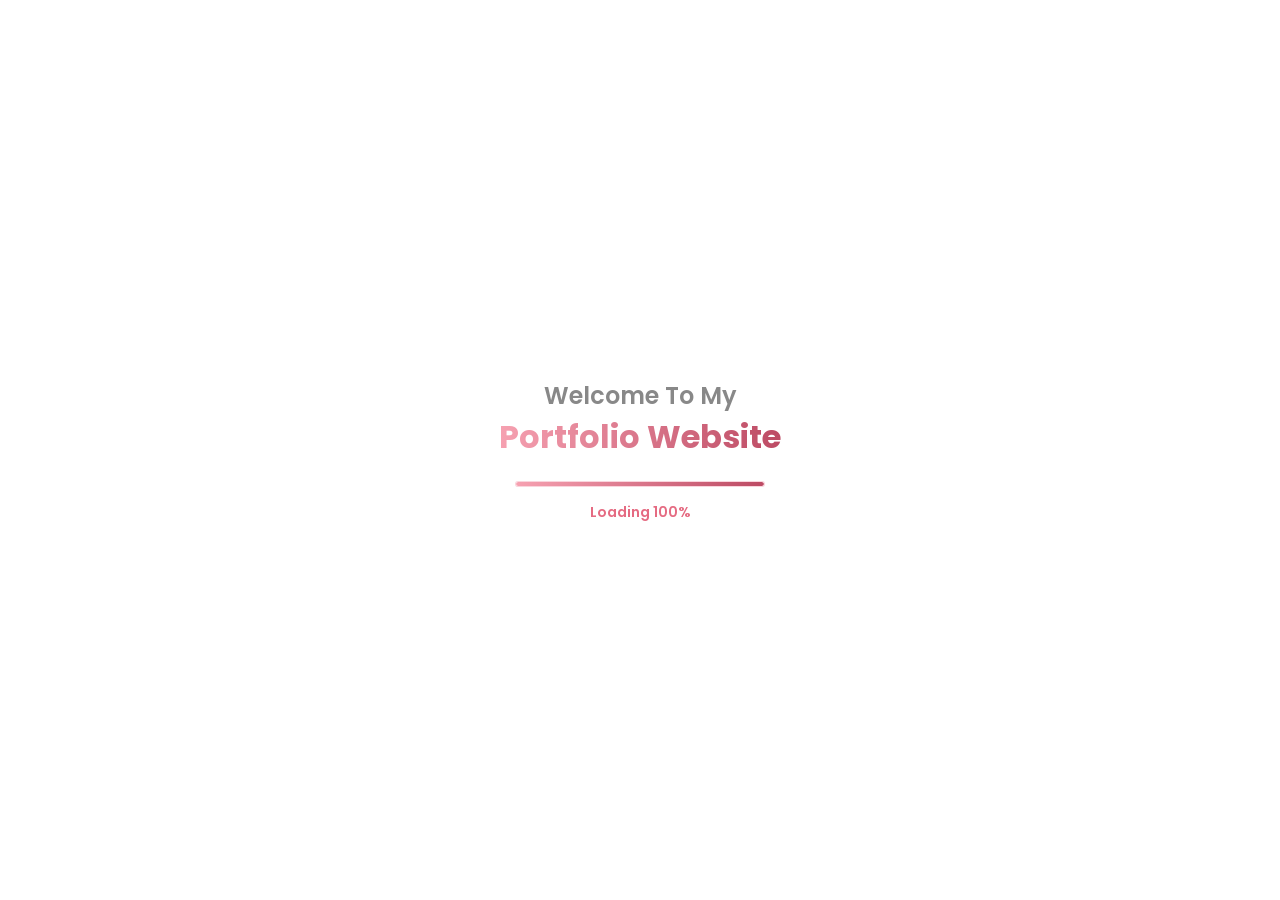
<file: index.html>
<!DOCTYPE html>
<html lang="en">
<head>
    <meta charset="UTF-8">
    <meta name="viewport" content="width=device-width, initial-scale=1.0">
    <title>Home - Delaila Chentika Kimhwa</title>
    <link rel="stylesheet" href="src/css/style.css">
    <link rel="stylesheet" href="https://cdnjs.cloudflare.com/ajax/libs/font-awesome/6.0.0/css/all.min.css">
</head>
<body class="fade-in">

    <!-- Layar Loading Pembuka (Tanpa Bunga) -->
    <div id="loading-screen">
        <div class="loading-content">
            <h1>Welcome To My</h1>
            <h2 class="loading-title">Portfolio Website</h2>
            <div class="loading-bar-container">
                <div id="loading-bar"></div>
            </div>
            <p class="loading-text">Loading <span id="loading-percent">0</span>%</p>
        </div>
    </div>

    <header>
        <nav>
            <ul class="nav-links">
                <li><a href="index.html">HOME</a></li>
                <li><a href="about.html">ABOUT ME</a></li>
                <li><a href="portofolio.html">PORTOFOLIO</a></li>
            </ul>
        </nav>
    </header>

    <main class="container">
        <div class="hero-content">
            <div class="text-section">
                <h2>Hi, I am</h2>
                
                <!-- Nama dengan Efek Mengetik -->
                <h1 class="pink-name"><span id="typed-name"></span><span class="typing-cursor">|</span></h1>
                
                <!-- Deskripsi Profil LinkedIn -->
                <p>Information Systems undergraduate at UIN Syarif Hidayatullah Jakarta with a strong foundation in data analysis, machine learning, and editorial publishing management. Dedicated to translating complex datasets into actionable, data-driven solutions.</p>
                
                <div class="tech-stack-hero">
                    <span>Python</span>
                    <span>SQL</span>
                    <span>Tableau</span>
                    <span>Machine Learning</span>
                </div>

                <a href="portofolio.html" class="btn">MY PORTOFOLIO</a>

                <div class="social-media">
                    <div class="social-item">
                        <i class="fab fa-linkedin social-icon"></i>
                        <a href="https://www.linkedin.com/in/chentika-kimhwa/" target="_blank" class="social-text">Delaila Chentika Kimhwa</a>
                    </div>
                    <div class="social-item">
                        <i class="fab fa-instagram social-icon"></i>
                        <a href="https://www.instagram.com/kimchnhwa_/" target="_blank" class="social-text">kimchnhwa_</a>
                    </div>
                </div>
            </div>
            
            <div class="image-section">
                <img src="src/images/foto-saya.jpeg" alt="Foto Profil" class="profile-photo">
            </div>
        </div>
    </main>

    <script>
        // Animasi Loading Persentase
        let percent = 0;
        const percentText = document.getElementById('loading-percent');
        const loadingBar = document.getElementById('loading-bar');
        const loadingScreen = document.getElementById('loading-screen');

        const loadInterval = setInterval(() => {
            percent += Math.floor(Math.random() * 8) + 3;
            if (percent >= 100) {
                percent = 100;
                clearInterval(loadInterval);
                setTimeout(() => {
                    loadingScreen.style.opacity = '0';
                    setTimeout(() => {
                        loadingScreen.style.display = 'none';
                    }, 600);
                }, 300);
            }
            percentText.innerText = percent;
            loadingBar.style.width = percent + '%';
        }, 50);

        // Efek Mengetik pada Nama "Delaila Chentika Kimhwa"
        const nameToType = "Delaila Chentika Kimhwa";
        let nameIndex = 0;
        const nameSpeed = 100;

        function typeName() {
            if (nameIndex < nameToType.length) {
                document.getElementById("typed-name").innerHTML += nameToType.charAt(nameIndex);
                nameIndex++;
                setTimeout(typeName, nameSpeed);
            }
        }
        setTimeout(typeName, 1500);

        // Transisi Navbar Terhubung
        const currentPage = window.location.pathname.split('/').pop();
        const navItems = document.querySelectorAll('.nav-links a');
        navItems.forEach(item => {
            const itemHref = item.getAttribute('href');
            if (itemHref === currentPage || (currentPage === '' && itemHref === 'index.html')) {
                item.classList.add('active');
            }

            item.addEventListener('click', function(e) {
                e.preventDefault();
                const targetUrl = this.getAttribute('href');
                document.body.classList.add('fade-out');
                setTimeout(() => {
                    window.location.href = targetUrl;
                }, 400);
            });
        });
    </script>
</body>
</html>
</file>
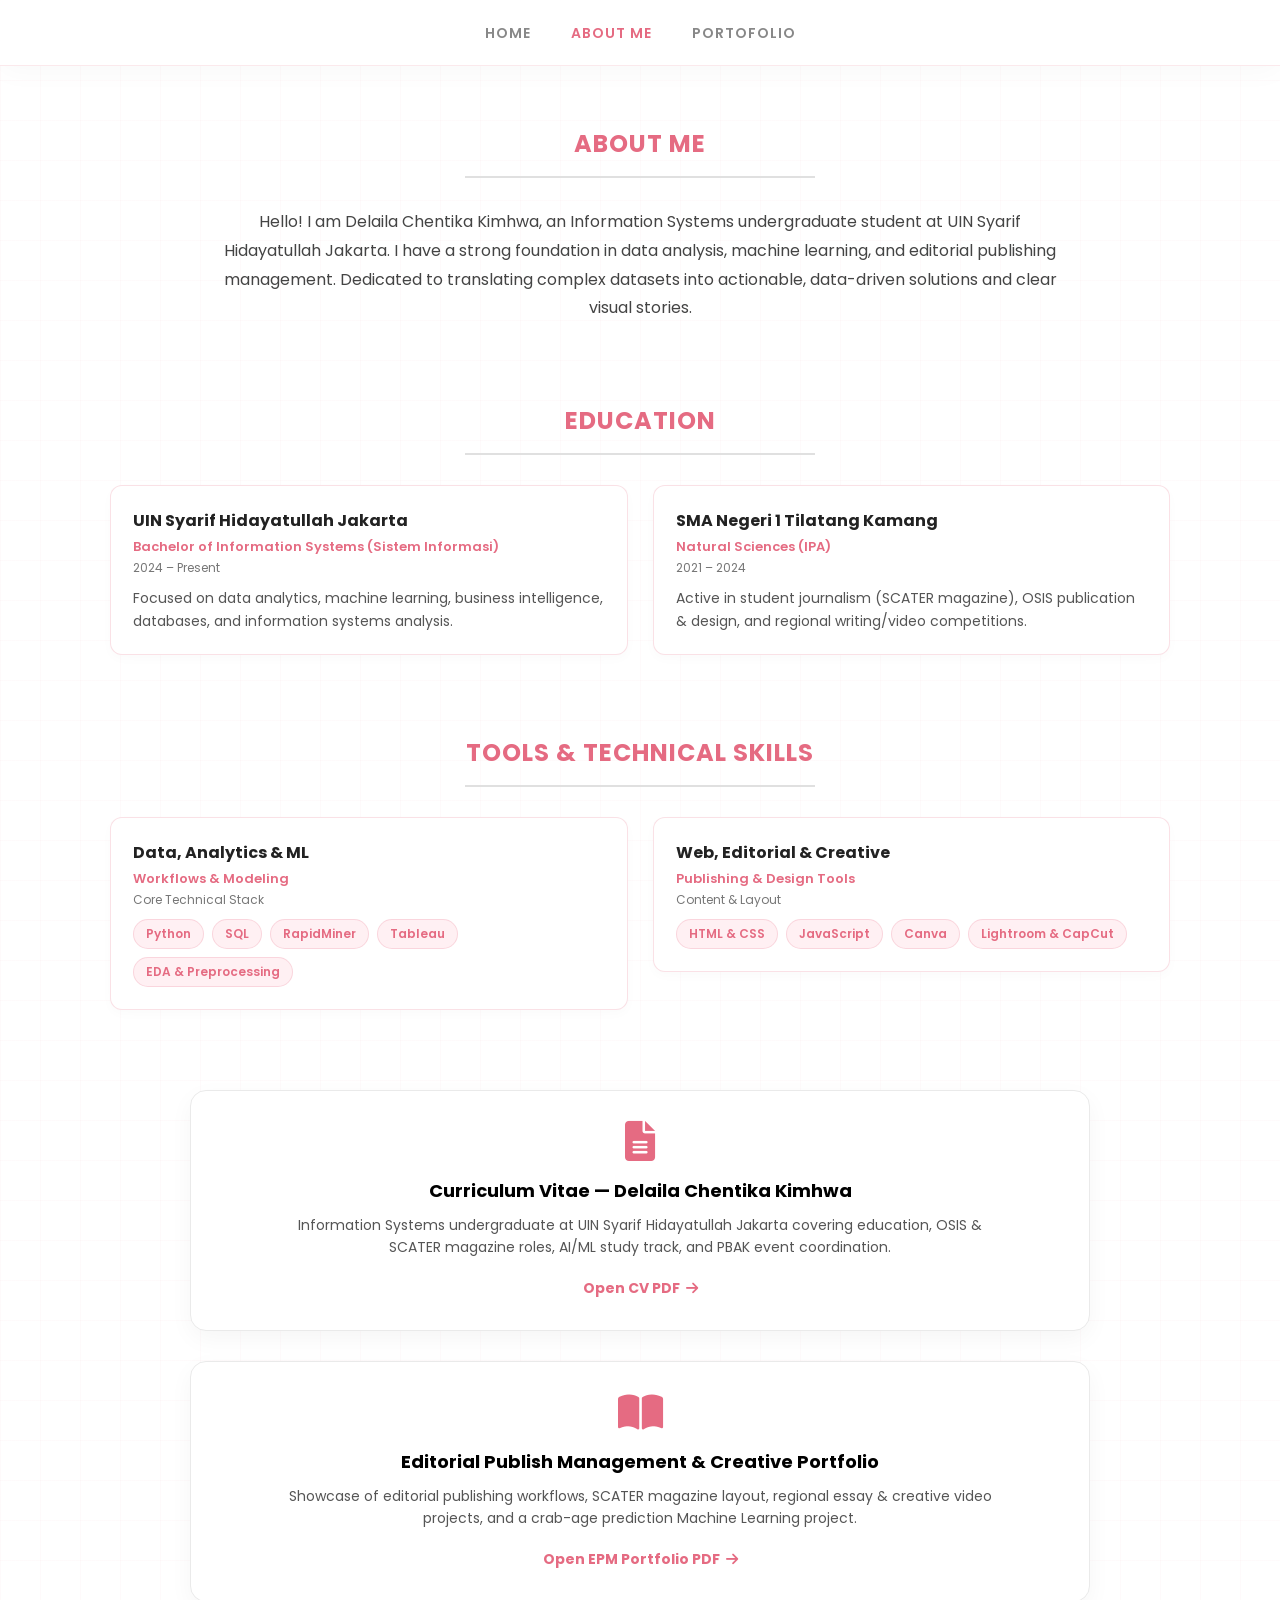
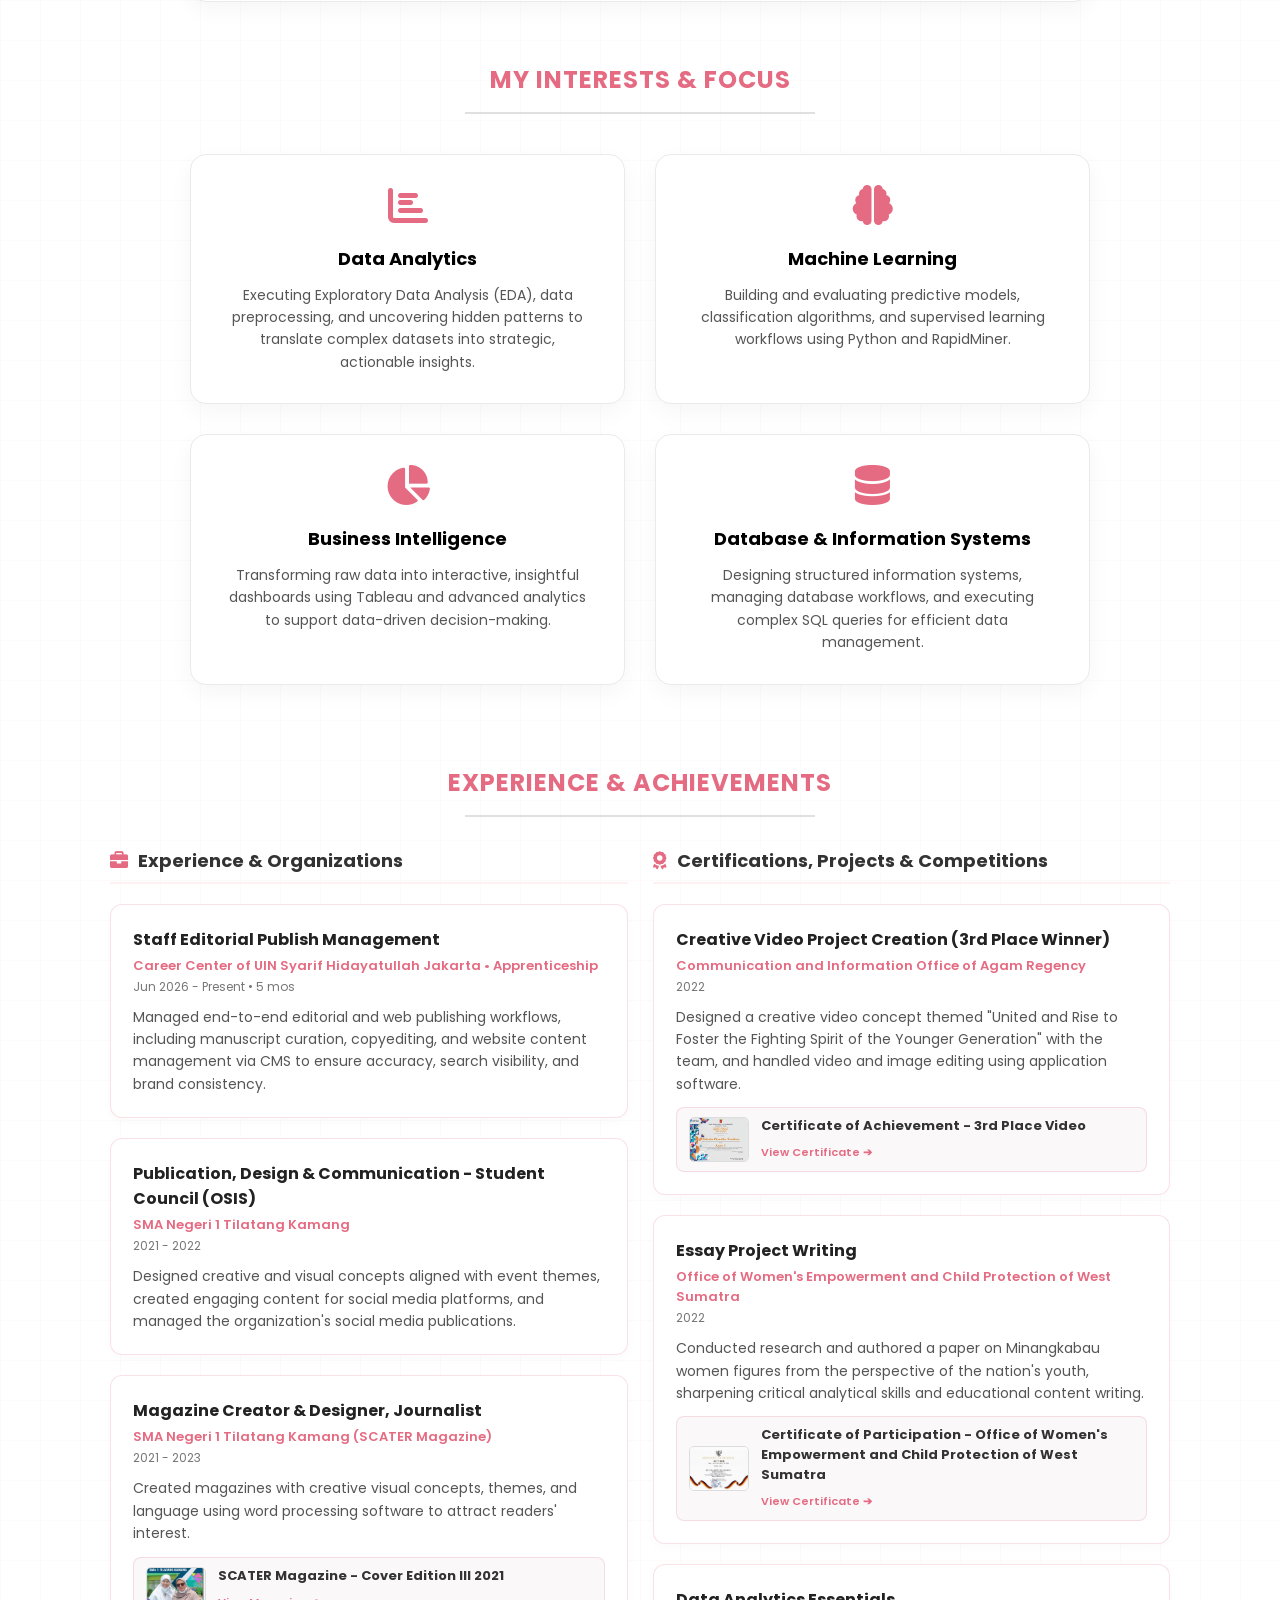
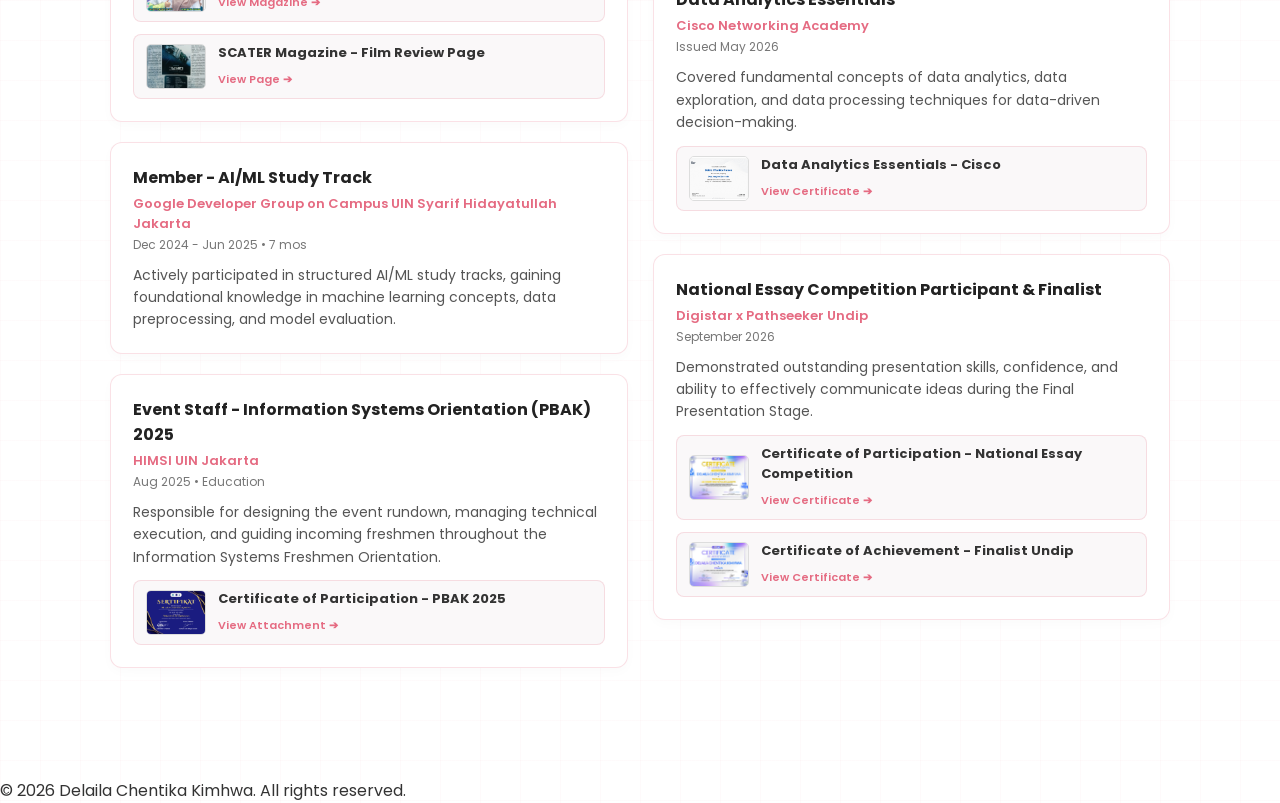
<file: about.html>
<!DOCTYPE html>
<html lang="en">
<head>
    <meta charset="UTF-8">
    <meta name="viewport" content="width=device-width, initial-scale=1.0">
    <title>About Me - Delaila Chentika Kimhwa</title>
    <link rel="stylesheet" href="src/css/style.css">
    <link rel="stylesheet" href="https://cdnjs.cloudflare.com/ajax/libs/font-awesome/6.0.0/css/all.min.css">
    <style>
        /* Layout Grid 2 Kolom untuk Education & Technical Skills */
        .about-extra-section {
            margin-top: 60px;
            margin-bottom: 60px;
        }
        .two-col-grid {
            display: grid;
            grid-template-columns: 1fr 1fr;
            gap: 25px;
            margin-top: 30px;
            align-items: start;
        }
        @media (max-width: 992px) {
            .two-col-grid {
                grid-template-columns: 1fr;
            }
        }
        .info-card {
            background: #ffffff;
            border: 1px solid rgba(229, 107, 130, 0.2);
            border-radius: 12px;
            padding: 22px;
            margin-bottom: 20px;
            box-shadow: 0 4px 12px rgba(0, 0, 0, 0.02);
            transition: all 0.3s ease;
        }
        .info-card:hover {
            transform: translateY(-3px);
            box-shadow: 0 6px 18px rgba(229, 107, 130, 0.12);
            border-color: rgba(229, 107, 130, 0.4);
        }
        .info-card h3 {
            font-size: 16px;
            font-weight: 700;
            color: #222;
            margin-bottom: 4px;
        }
        .info-subtitle {
            font-size: 13px;
            font-weight: 600;
            color: #e56b82;
            margin-bottom: 2px;
        }
        .info-period {
            font-size: 12px;
            color: #777;
            margin-bottom: 10px;
        }
        .info-card p:last-child {
            font-size: 14px;
            color: #555;
            line-height: 1.6;
        }
        .skill-badges {
            display: flex;
            flex-wrap: wrap;
            gap: 8px;
            margin-top: 10px;
        }
        .skill-badge {
            background: #fff0f3;
            color: #e56b82;
            font-size: 12px;
            font-weight: 600;
            padding: 5px 12px;
            border-radius: 20px;
            border: 1px solid rgba(229, 107, 130, 0.2);
        }

        /* Kartu Memanjang CV & Portofolio EPM (Disamakan dengan .interest-card) */
        .feature-wide-list {
            max-width: 900px;
            margin: 60px auto;
            display: flex;
            flex-direction: column;
            gap: 30px;
        }
        .feature-card-wide {
            width: 100%;
            background: #ffffff;
            border: 1px solid #eaeaea;
            border-radius: 16px;
            padding: 30px 36px;
            text-align: center;
            box-shadow: 0 8px 24px rgba(0, 0, 0, 0.04);
            transition: all 0.4s ease;
        }
        .feature-card-wide:hover {
            transform: translateY(-8px);
            box-shadow: 0 15px 35px rgba(229, 107, 130, 0.15);
        }
        .feature-card-icon {
            font-size: 40px;
            color: #e56b82;
            margin-bottom: 16px;
        }
        .feature-card-wide h3 {
            font-size: 18px;
            font-weight: 700;
            color: #000;
            margin-bottom: 10px;
        }
        .feature-card-wide p {
            max-width: 720px;
            margin: 0 auto 16px;
            font-size: 14px;
            color: #555;
            line-height: 1.6;
        }
        .feature-card-link {
            display: inline-flex;
            align-items: center;
            gap: 6px;
            font-size: 14px;
            font-weight: 700;
            color: #e56b82;
            text-decoration: none;
            transition: color 0.3s ease;
        }
        .feature-card-link:hover {
            color: #bd4b64;
        }

        /* Layout Grid 2 Kolom untuk Experience & Achievements */
        .about-cv-section {
            margin-top: 60px;
        }
        .cv-container-grid {
            display: grid;
            grid-template-columns: 1fr 1fr;
            gap: 25px;
            margin-top: 30px;
            align-items: start;
        }
        @media (max-width: 992px) {
            .cv-container-grid {
                grid-template-columns: 1fr;
            }
        }
        
        .cv-category {
            margin-bottom: 30px;
        }
        .cv-category h3 {
            font-size: 18px;
            color: #333;
            margin-bottom: 20px;
            display: flex;
            align-items: center;
            gap: 10px;
            border-bottom: 2px solid #fff0f3;
            padding-bottom: 8px;
        }
        .cv-category h3 i {
            color: #e56b82;
        }

        /* Desain Kotak Kartu (Card) */
        .cv-card {
            background: #ffffff;
            border: 1px solid rgba(229, 107, 130, 0.2);
            border-radius: 12px;
            padding: 22px;
            margin-bottom: 20px;
            box-shadow: 0 4px 12px rgba(0, 0, 0, 0.02);
            transition: all 0.3s ease;
        }
        .cv-card:hover {
            transform: translateY(-3px);
            box-shadow: 0 6px 18px rgba(229, 107, 130, 0.12);
            border-color: rgba(229, 107, 130, 0.4);
        }

        .cv-card h4 {
            font-size: 16px;
            font-weight: 700;
            color: #222;
            margin-bottom: 4px;
        }
        .cv-company {
            font-size: 13px;
            font-weight: 600;
            color: #e56b82;
            margin-bottom: 2px;
        }
        .cv-date {
            font-size: 12px;
            color: #777;
            margin-bottom: 10px;
        }
        .cv-desc {
            font-size: 14px;
            color: #555;
            line-height: 1.6;
        }

        /* Styling Kotak Lampiran Foto/Sertifikat di dalam Card */
        .credential-attachment {
            display: flex;
            align-items: center;
            gap: 12px;
            margin-top: 12px;
            padding: 8px 12px;
            background: #faf8f9;
            border: 1px solid rgba(229, 107, 130, 0.2);
            border-radius: 8px;
            text-decoration: none;
            transition: all 0.2s ease;
        }
        .credential-attachment:hover {
            background: #fff0f3;
        }
        .credential-thumb {
            width: 60px;
            height: 45px;
            object-fit: cover;
            border-radius: 5px;
            border: 1px solid #ddd;
        }
        .credential-info h5 {
            font-size: 13px;
            font-weight: 700;
            color: #333;
            margin-bottom: 2px;
        }
        .credential-info span {
            font-size: 11px;
            color: #e56b82;
            font-weight: 600;
        }
    </style>
</head>
<body class="fade-in">

    <header>
        <nav>
            <ul class="nav-links">
                <li><a href="index.html">HOME</a></li>
                <li><a href="about.html">ABOUT ME</a></li>
                <li><a href="portofolio.html">PORTOFOLIO</a></li>
            </ul>
        </nav>
    </header>

    <main class="container about-page">
        
        <!-- BAGIAN 1: BIO SINGKAT -->
        <section class="about-section">
            <div class="section-title">
                <h2>ABOUT ME</h2>
                <hr>
            </div>
            <div class="about-text">
                <p>
                    Hello! I am Delaila Chentika Kimhwa, an Information Systems undergraduate student at UIN Syarif Hidayatullah Jakarta. I have a strong foundation in data analysis, machine learning, and editorial publishing management. Dedicated to translating complex datasets into actionable, data-driven solutions and clear visual stories.
                </p>
            </div>
        </section>

        <!-- SISIPAN 1: EDUCATION -->
        <section class="about-extra-section">
            <div class="section-title">
                <h2>EDUCATION</h2>
                <hr>
            </div>
            <div class="two-col-grid">
                <div class="info-card">
                    <h3>UIN Syarif Hidayatullah Jakarta</h3>
                    <p class="info-subtitle">Bachelor of Information Systems (Sistem Informasi)</p>
                    <p class="info-period">2024 – Present</p>
                    <p>Focused on data analytics, machine learning, business intelligence, databases, and information systems analysis.</p>
                </div>
                <div class="info-card">
                    <h3>SMA Negeri 1 Tilatang Kamang</h3>
                    <p class="info-subtitle">Natural Sciences (IPA)</p>
                    <p class="info-period">2021 – 2024</p>
                    <p>Active in student journalism (SCATER magazine), OSIS publication &amp; design, and regional writing/video competitions.</p>
                </div>
            </div>
        </section>

        <!-- SISIPAN 2: TOOLS & TECHNICAL SKILLS -->
        <section class="about-extra-section">
            <div class="section-title">
                <h2>TOOLS &amp; TECHNICAL SKILLS</h2>
                <hr>
            </div>
            <div class="two-col-grid">
                <div class="info-card">
                    <h3>Data, Analytics &amp; ML</h3>
                    <p class="info-subtitle">Workflows &amp; Modeling</p>
                    <p class="info-period">Core Technical Stack</p>
                    <div class="skill-badges">
                        <span class="skill-badge">Python</span>
                        <span class="skill-badge">SQL</span>
                        <span class="skill-badge">RapidMiner</span>
                        <span class="skill-badge">Tableau</span>
                        <span class="skill-badge">EDA &amp; Preprocessing</span>
                    </div>
                </div>
                <div class="info-card">
                    <h3>Web, Editorial &amp; Creative</h3>
                    <p class="info-subtitle">Publishing &amp; Design Tools</p>
                    <p class="info-period">Content &amp; Layout</p>
                    <div class="skill-badges">
                        <span class="skill-badge">HTML &amp; CSS</span>
                        <span class="skill-badge">JavaScript</span>
                        <span class="skill-badge">Canva</span>
                        <span class="skill-badge">Lightroom &amp; CapCut</span>
                    </div>
                </div>
            </div>
        </section>

        <!-- KARTU MEMANJANG CV & PORTOFOLIO EPM (STYLE SEPERTI INTEREST) -->
        <div class="feature-wide-list">
            <div class="feature-card-wide">
                <i class="fas fa-file-alt feature-card-icon" aria-hidden="true"></i>
                <h3>Curriculum Vitae — Delaila Chentika Kimhwa</h3>
                <p>
                    Information Systems undergraduate at UIN Syarif Hidayatullah Jakarta covering education, OSIS &amp; SCATER magazine roles, AI/ML study track, and PBAK event coordination.
                </p>
                <a href="assets_pdf/CV Delaila Chentika Kimhwa.pdf" target="_blank" rel="noopener noreferrer" class="feature-card-link">
                    Open CV PDF <i class="fas fa-arrow-right" aria-hidden="true"></i>
                </a>
            </div>

            <div class="feature-card-wide">
                <i class="fas fa-book-open feature-card-icon" aria-hidden="true"></i>
                <h3>Editorial Publish Management &amp; Creative Portfolio</h3>
                <p>
                    Showcase of editorial publishing workflows, SCATER magazine layout, regional essay &amp; creative video projects, and a crab-age prediction Machine Learning project.
                </p>
                <a href="assets_pdf/Portofolio EPM Delaila Chentika Kimhwa.pdf" target="_blank" rel="noopener noreferrer" class="feature-card-link">
                    Open EPM Portfolio PDF <i class="fas fa-arrow-right" aria-hidden="true"></i>
                </a>
            </div>
        </div>

        <!-- BAGIAN 2: MY INTERESTS & FOCUS -->
        <section class="about-section">
            <div class="section-title">
                <h2>MY INTERESTS & FOCUS</h2>
                <hr>
            </div>
            
            <div class="interest-grid">
                <!-- Card 1: Data Analytics -->
                <div class="interest-card">
                    <i class="fas fa-chart-bar pink-icon" aria-hidden="true"></i>
                    <h3>Data Analytics</h3>
                    <p>Executing Exploratory Data Analysis (EDA), data preprocessing, and uncovering hidden patterns to translate complex datasets into strategic, actionable insights.</p>
                </div>

                <!-- Card 2: Machine Learning -->
                <div class="interest-card">
                    <i class="fas fa-brain pink-icon" aria-hidden="true"></i>
                    <h3>Machine Learning</h3>
                    <p>Building and evaluating predictive models, classification algorithms, and supervised learning workflows using Python and RapidMiner.</p>
                </div>

                <!-- Card 3: Business Intelligence -->
                <div class="interest-card">
                    <i class="fas fa-chart-pie pink-icon" aria-hidden="true"></i>
                    <h3>Business Intelligence</h3>
                    <p>Transforming raw data into interactive, insightful dashboards using Tableau and advanced analytics to support data-driven decision-making.</p>
                </div>

                <!-- Card 4: Database & Information Systems -->
                <div class="interest-card">
                    <i class="fas fa-database pink-icon" aria-hidden="true"></i>
                    <h3>Database & Information Systems</h3>
                    <p>Designing structured information systems, managing database workflows, and executing complex SQL queries for efficient data management.</p>
                </div>
            </div>
        </section>

        <!-- BAGIAN 3: EXPERIENCE & ACHIEVEMENTS -->
        <section class="about-cv-section">
            <div class="section-title">
                <h2>EXPERIENCE & ACHIEVEMENTS</h2>
                <hr>
            </div>

            <div class="cv-container-grid">
                
                <!-- ================= KOLOM KIRI ================= -->
                <div class="cv-column">
                    <!-- Kategori Digabung Menjadi Satu Judul Besar -->
                    <div class="cv-category">
                        <h3><i class="fas fa-briefcase"></i> Experience & Organizations</h3>
                        
                        <div class="cv-card">
                            <h4>Staff Editorial Publish Management</h4>
                            <p class="cv-company">Career Center of UIN Syarif Hidayatullah Jakarta • Apprenticeship</p>
                            <p class="cv-date">Jun 2026 - Present • 5 mos</p>
                            <p class="cv-desc">Managed end-to-end editorial and web publishing workflows, including manuscript curation, copyediting, and website content management via CMS to ensure accuracy, search visibility, and brand consistency.</p>
                        </div>

                        <div class="cv-card">
                            <h4>Publication, Design & Communication - Student Council (OSIS)</h4>
                            <p class="cv-company">SMA Negeri 1 Tilatang Kamang</p>
                            <p class="cv-date">2021 - 2022</p>
                            <p class="cv-desc">Designed creative and visual concepts aligned with event themes, created engaging content for social media platforms, and managed the organization's social media publications.</p>
                        </div>

                        <div class="cv-card">
                            <h4>Magazine Creator & Designer, Journalist</h4>
                            <p class="cv-company">SMA Negeri 1 Tilatang Kamang (SCATER Magazine)</p>
                            <p class="cv-date">2021 - 2023</p>
                            <p class="cv-desc">Created magazines with creative visual concepts, themes, and language using word processing software to attract readers' interest.</p>
                            
                            <!-- Lampiran Sampul Majalah SCATER Edisi III 2021 -->
                            <a href="src/images/Majalah SCATER Edisi III 2021.png" target="_blank" class="credential-attachment" download="Cover_Majalah_SCATER.jpg">
                                <img src="src/images/Majalah SCATER Edisi III 2021.png" alt="Cover Majalah SCATER" class="credential-thumb">
                                <div class="credential-info">
                                    <h5>SCATER Magazine - Cover Edition III 2021</h5>
                                    <span>View Magazine ➔</span>
                                </div>
                            </a>

                            <!-- Lampiran Halaman Isi Resensi Film Majalah SCATER -->
                            <a href="src/images/Resensi Film Majalah SCATER.jpeg" target="_blank" class="credential-attachment" download="Isi_Majalah_SCATER_Intention.png">
                                <img src="src/images/Resensi Film Majalah SCATER.jpeg" alt="Isi Majalah SCATER" class="credential-thumb">
                                <div class="credential-info">
                                    <h5>SCATER Magazine - Film Review Page</h5>
                                    <span>View Page ➔</span>
                                </div>
                            </a>
                        </div>

                        <div class="cv-card">
                            <h4>Member - AI/ML Study Track</h4>
                            <p class="cv-company">Google Developer Group on Campus UIN Syarif Hidayatullah Jakarta</p>
                            <p class="cv-date">Dec 2024 - Jun 2025 • 7 mos</p>
                            <p class="cv-desc">Actively participated in structured AI/ML study tracks, gaining foundational knowledge in machine learning concepts, data preprocessing, and model evaluation.</p>
                        </div>

                        <div class="cv-card">
                            <h4>Event Staff - Information Systems Orientation (PBAK) 2025</h4>
                            <p class="cv-company">HIMSI UIN Jakarta</p>
                            <p class="cv-date">Aug 2025 • Education</p>
                            <p class="cv-desc">Responsible for designing the event rundown, managing technical execution, and guiding incoming freshmen throughout the Information Systems Freshmen Orientation.</p>
                            
                            <!-- Lampiran Sertifikat PBAK -->
                            <a href="src/images/PBAK Sistem Informasi 2025.jpg" target="_blank" class="credential-attachment">
                                <img src="src/images/PBAK Sistem Informasi 2025.jpg" alt="Sertifikat PBAK" class="credential-thumb">
                                <div class="credential-info">
                                    <h5>Certificate of Participation - PBAK 2025</h5>
                                    <span>View Attachment ➔</span>
                                </div>
                            </a>
                        </div>
                    </div>
                </div>

                <!-- ================= KOLOM KANAN ================= -->
                <div class="cv-column">
                    <!-- Kategori: Certifications, Projects & Competitions -->
                    <div class="cv-category">
                        <h3><i class="fas fa-award"></i> Certifications, Projects & Competitions</h3>
                        
                        <div class="cv-card">
                            <h4>Creative Video Project Creation (3rd Place Winner)</h4>
                            <p class="cv-company">Communication and Information Office of Agam Regency</p>
                            <p class="cv-date">2022</p>
                            <p class="cv-desc">Designed a creative video concept themed "United and Rise to Foster the Fighting Spirit of the Younger Generation" with the team, and handled video and image editing using application software.</p>
                            
                            <!-- Lampiran Sertifikat Video Kreatif -->
                            <a href="src/images/Video Bersatu dan Bangkit untuk Tumbuhkan Semangat Juang Generasi Muda.jpg" target="_blank" class="credential-attachment" download="Sertifikat_Juara3_Video_Agam.JPG">
                                <img src="src/images/Video Bersatu dan Bangkit untuk Tumbuhkan Semangat Juang Generasi Muda.jpg" alt="Sertifikat Juara 3 Video Kreatif" class="credential-thumb">
                                <div class="credential-info">
                                    <h5>Certificate of Achievement - 3rd Place Video</h5>
                                    <span>View Certificate ➔</span>
                                </div>
                            </a>
                        </div>

                        <div class="cv-card">
                            <h4>Essay Project Writing</h4>
                            <p class="cv-company">Office of Women's Empowerment and Child Protection of West Sumatra</p>
                            <p class="cv-date">2022</p>
                            <p class="cv-desc">Conducted research and authored a paper on Minangkabau women figures from the perspective of the nation's youth, sharpening critical analytical skills and educational content writing.</p>
                            
                            <!-- Lampiran Sertifikat Essai -->
                            <a href="src/images/Essay Tokoh Perempuan Minangkabau di Mata Anak Bangsa.jpg" target="_blank" class="credential-attachment" download="Sertifikat_Essai_Sumbar.jpg">
                                <img src="src/images/Essay Tokoh Perempuan Minangkabau di Mata Anak Bangsa.jpg" alt="Sertifikat Essay" class="credential-thumb">
                                <div class="credential-info">
                                    <h5>Certificate of Participation - Office of Women's Empowerment and Child Protection of West Sumatra</h5>
                                    <span>View Certificate ➔</span>
                                </div>
                            </a>
                        </div>

                        <div class="cv-card">
                            <h4>Data Analytics Essentials</h4>
                            <p class="cv-company">Cisco Networking Academy</p>
                            <p class="cv-date">Issued May 2026</p>
                            <p class="cv-desc">Covered fundamental concepts of data analytics, data exploration, and data processing techniques for data-driven decision-making.</p>
                            
                            <!-- Lampiran Sertifikat Cisco -->
                            <a href="src/images/Data Analytics Essentials.jpg" target="_blank" class="credential-attachment">
                                <img src="src/images/Data Analytics Essentials.jpg" alt="Sertifikat Cisco" class="credential-thumb">
                                <div class="credential-info">
                                    <h5>Data Analytics Essentials - Cisco</h5>
                                    <span>View Certificate ➔</span>
                                </div>
                            </a>
                        </div>

                        <div class="cv-card">
                            <h4>National Essay Competition Participant & Finalist</h4>
                            <p class="cv-company">Digistar x Pathseeker Undip</p>
                            <p class="cv-date">September 2026</p>
                            <p class="cv-desc">Demonstrated outstanding presentation skills, confidence, and ability to effectively communicate ideas during the Final Presentation Stage.</p>
                            
                            <!-- Lampiran Sertifikat Participant Lomba -->
                            <a href="src/images/National Essay Competition Participant.jpeg" target="_blank" class="credential-attachment">
                                <img src="src/images/National Essay Competition Participant.jpeg" alt="Sertifikat Participant" class="credential-thumb">
                                <div class="credential-info">
                                    <h5>Certificate of Participation - National Essay Competition</h5>
                                    <span>View Certificate ➔</span>
                                </div>
                            </a>

                            <!-- Lampiran Sertifikat Finalis Lomba -->
                            <a href="src/images/National Essay Competition Finalist.jpeg" target="_blank" class="credential-attachment">
                                <img src="src/images/National Essay Competition Finalist.jpeg" alt="Sertifikat Finalis" class="credential-thumb">
                                <div class="credential-info">
                                    <h5>Certificate of Achievement - Finalist Undip</h5>
                                    <span>View Certificate ➔</span>
                                </div>
                            </a>
                        </div>
                    </div>
                </div>

            </div>
        </section>
    </main>

    <footer>
        <p>&copy; 2026 Delaila Chentika Kimhwa. All rights reserved.</p>
    </footer>

    <script>
        const currentPage = window.location.pathname.split('/').pop();
        const navItems = document.querySelectorAll('.nav-links a');
        navItems.forEach(item => {
            const itemHref = item.getAttribute('href');
            if (itemHref === currentPage) {
                item.classList.add('active');
            }

            item.addEventListener('click', function(e) {
                e.preventDefault();
                const targetUrl = this.getAttribute('href');
                document.body.classList.add('fade-out');
                setTimeout(() => {
                    window.location.href = targetUrl;
                }, 400);
            });
        });
    </script>
</body>
</html>
</file>
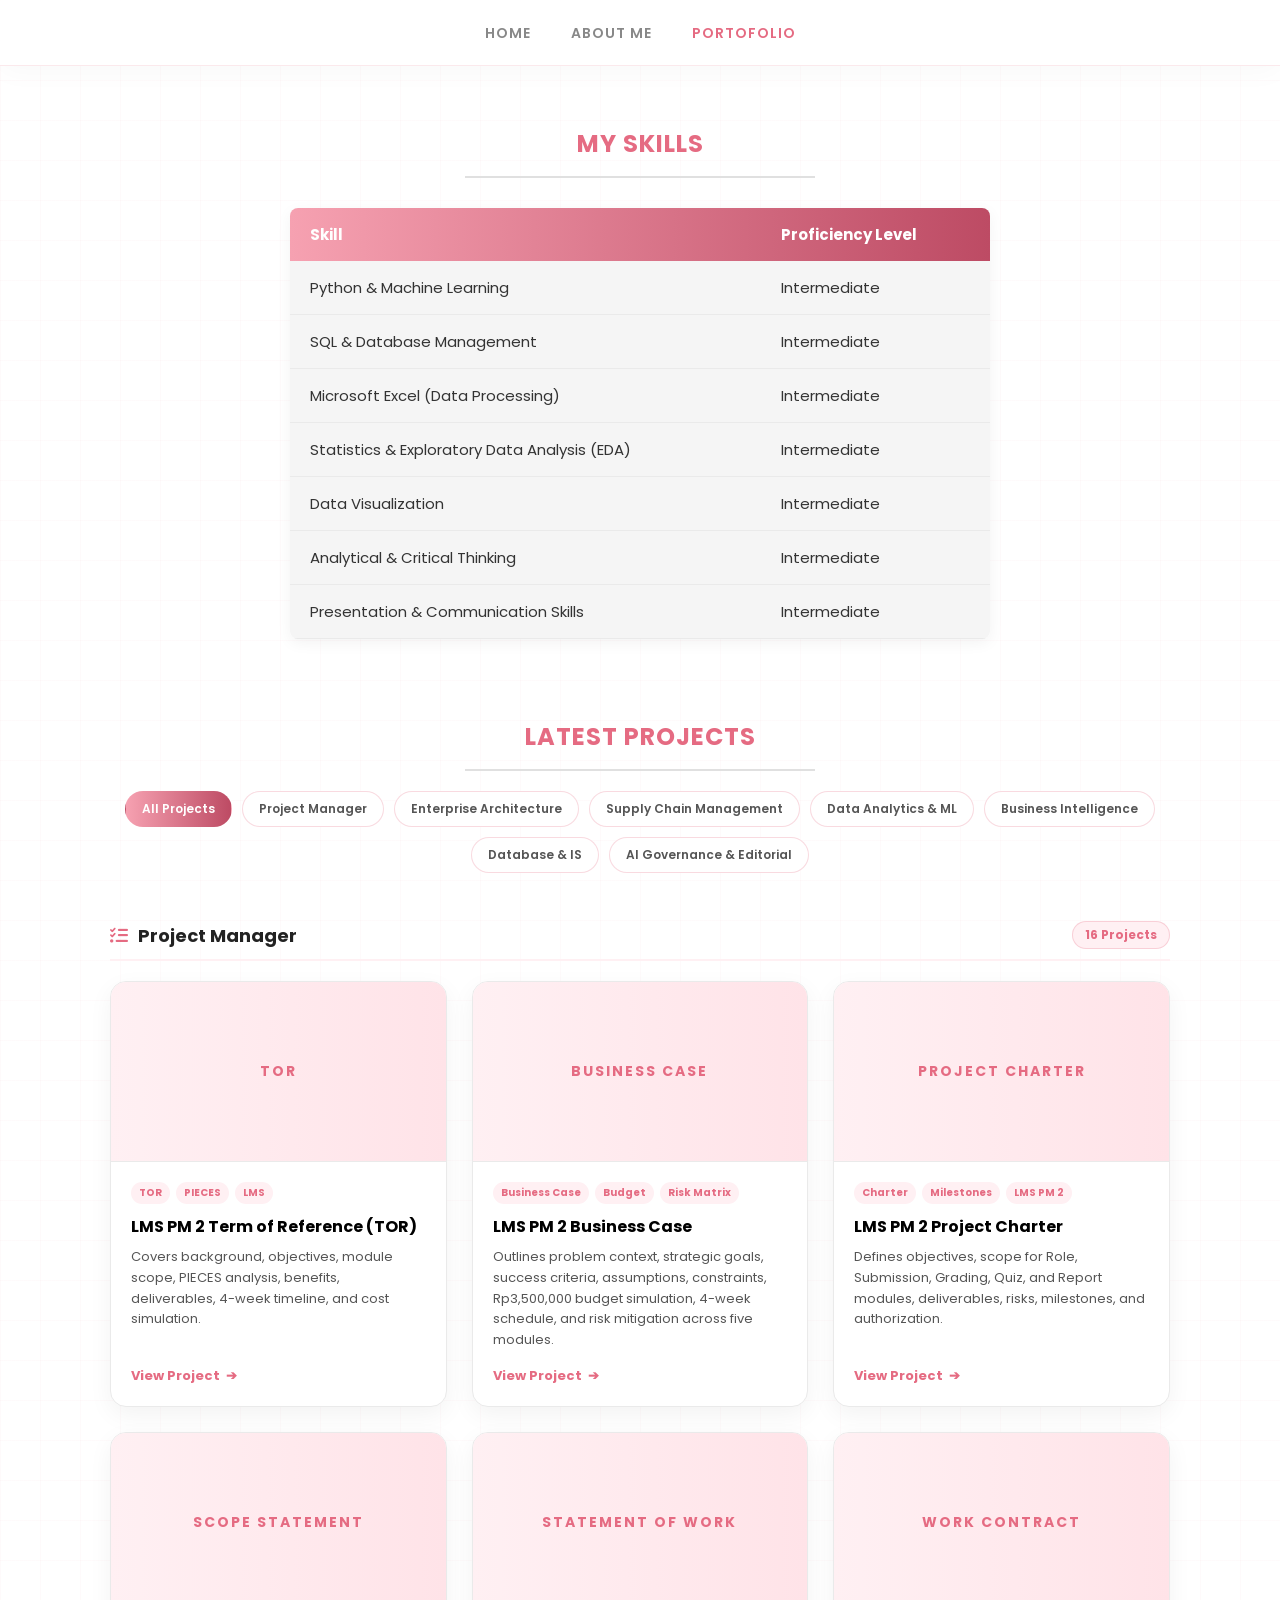
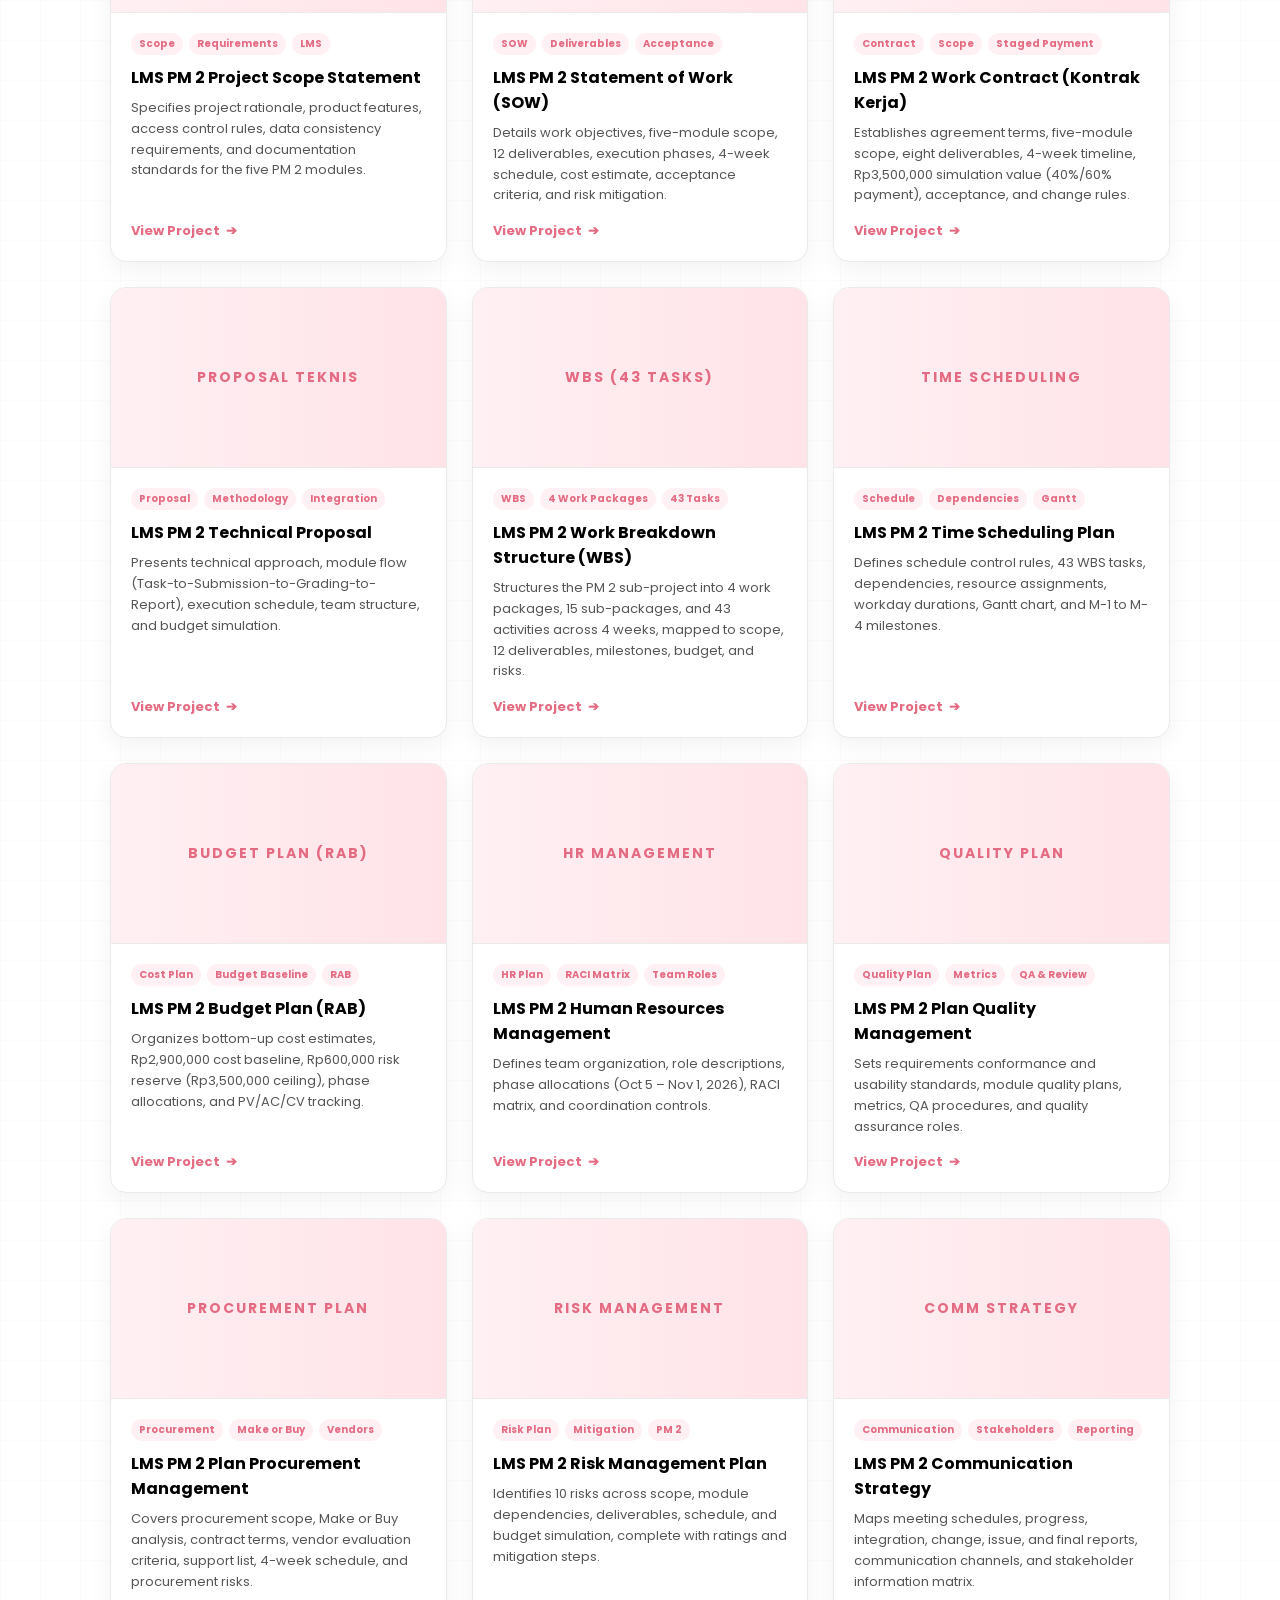
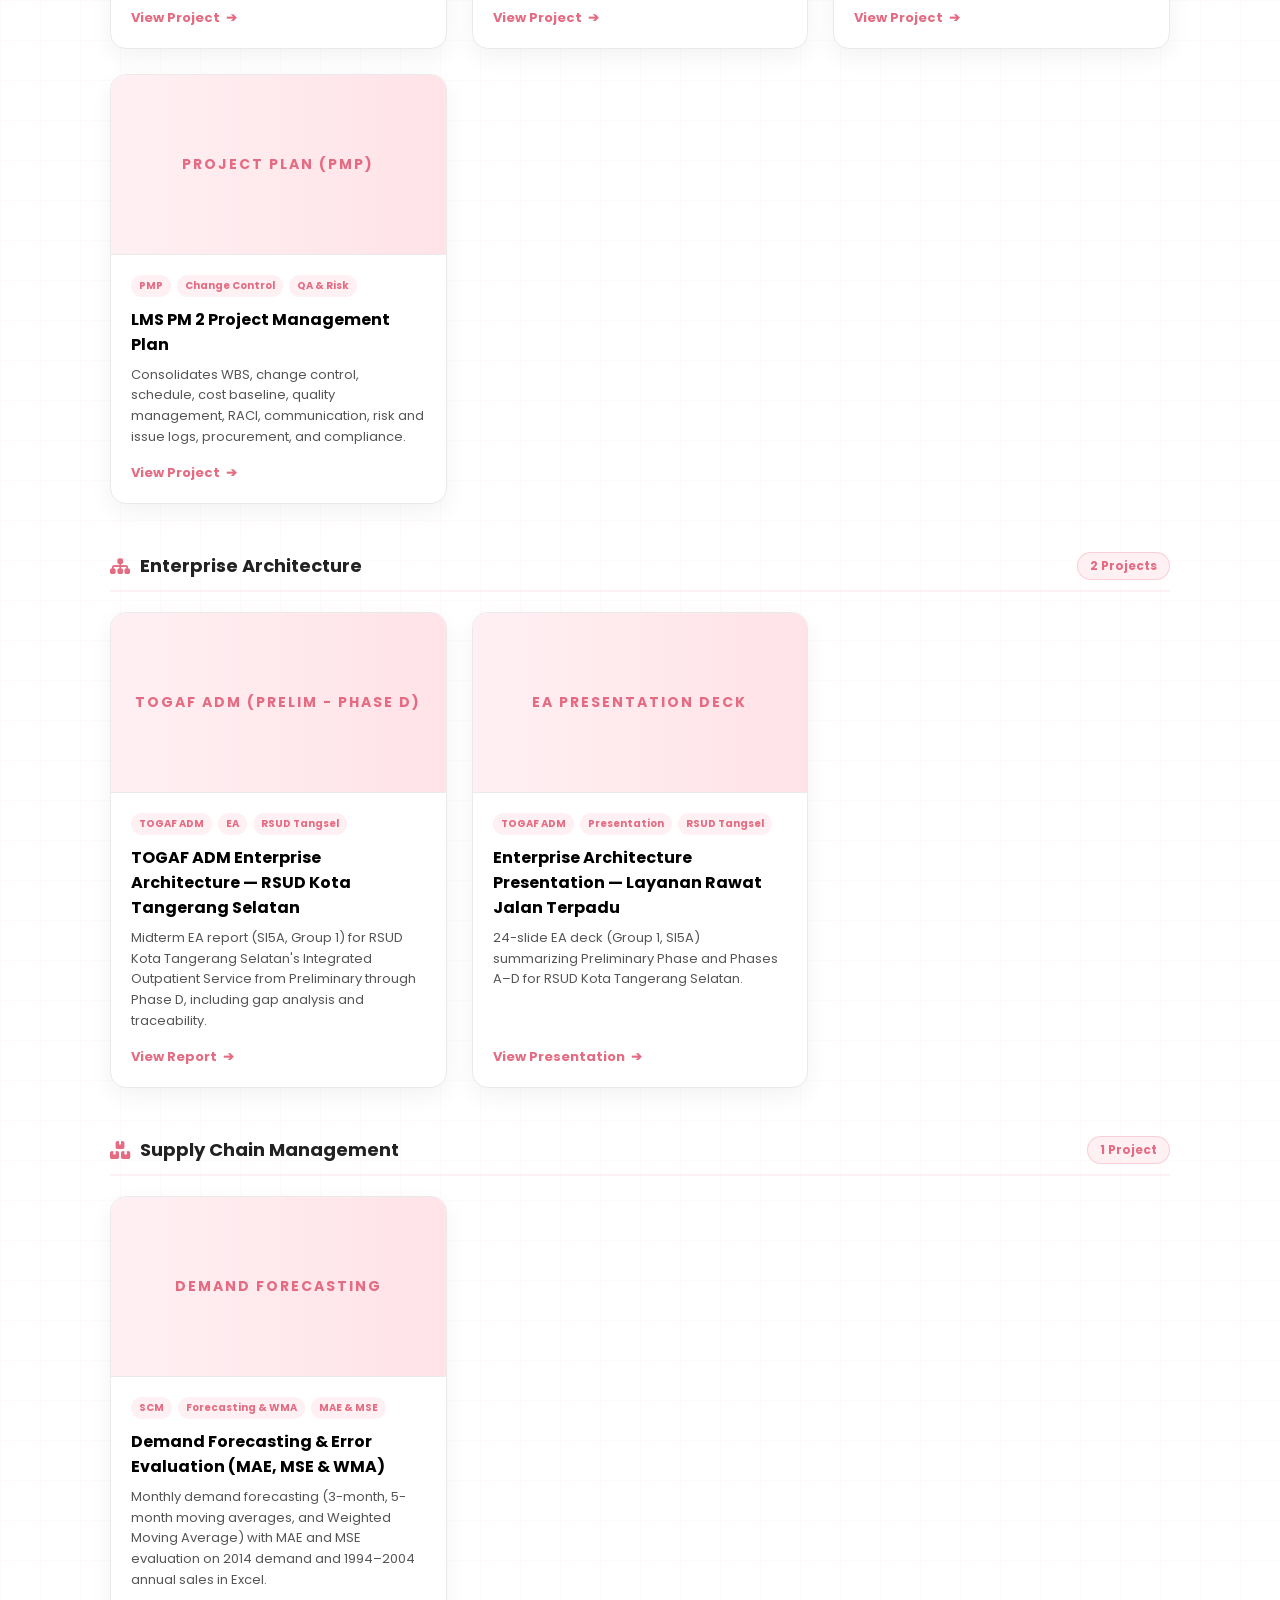
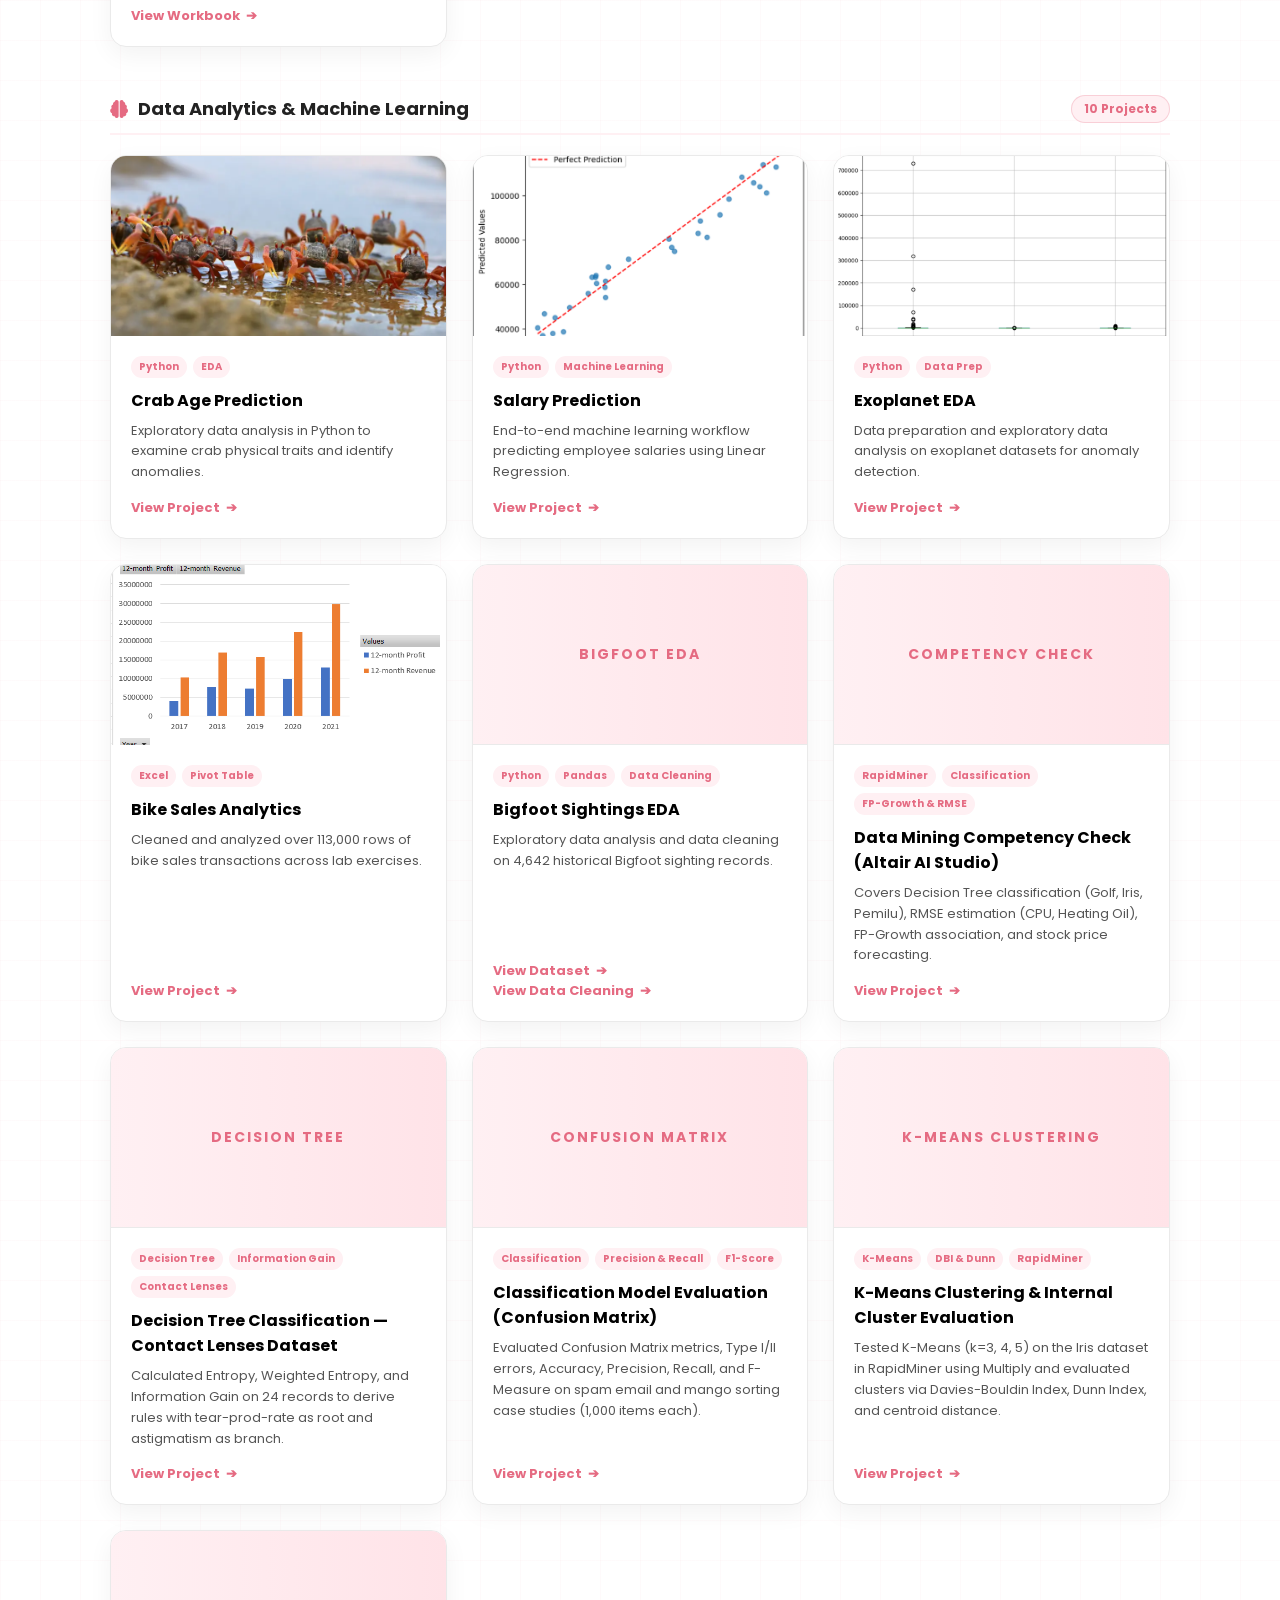
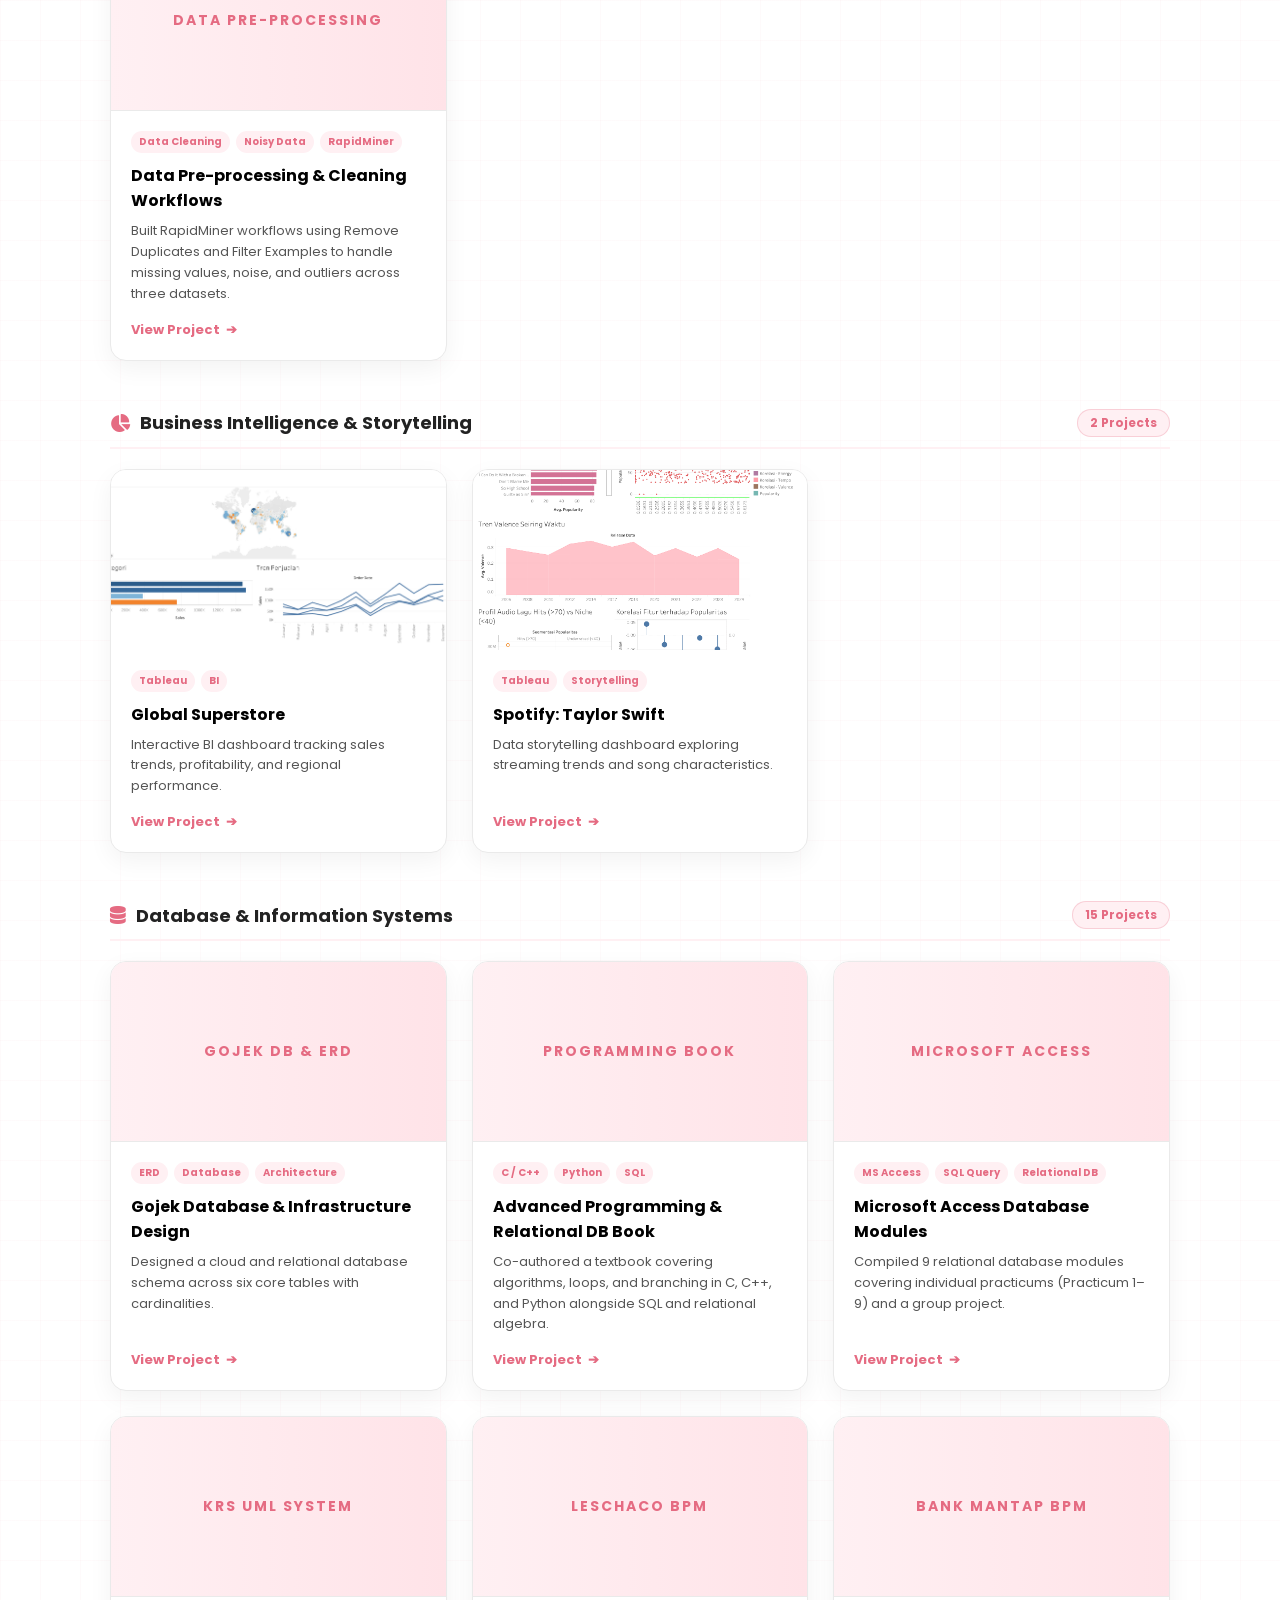
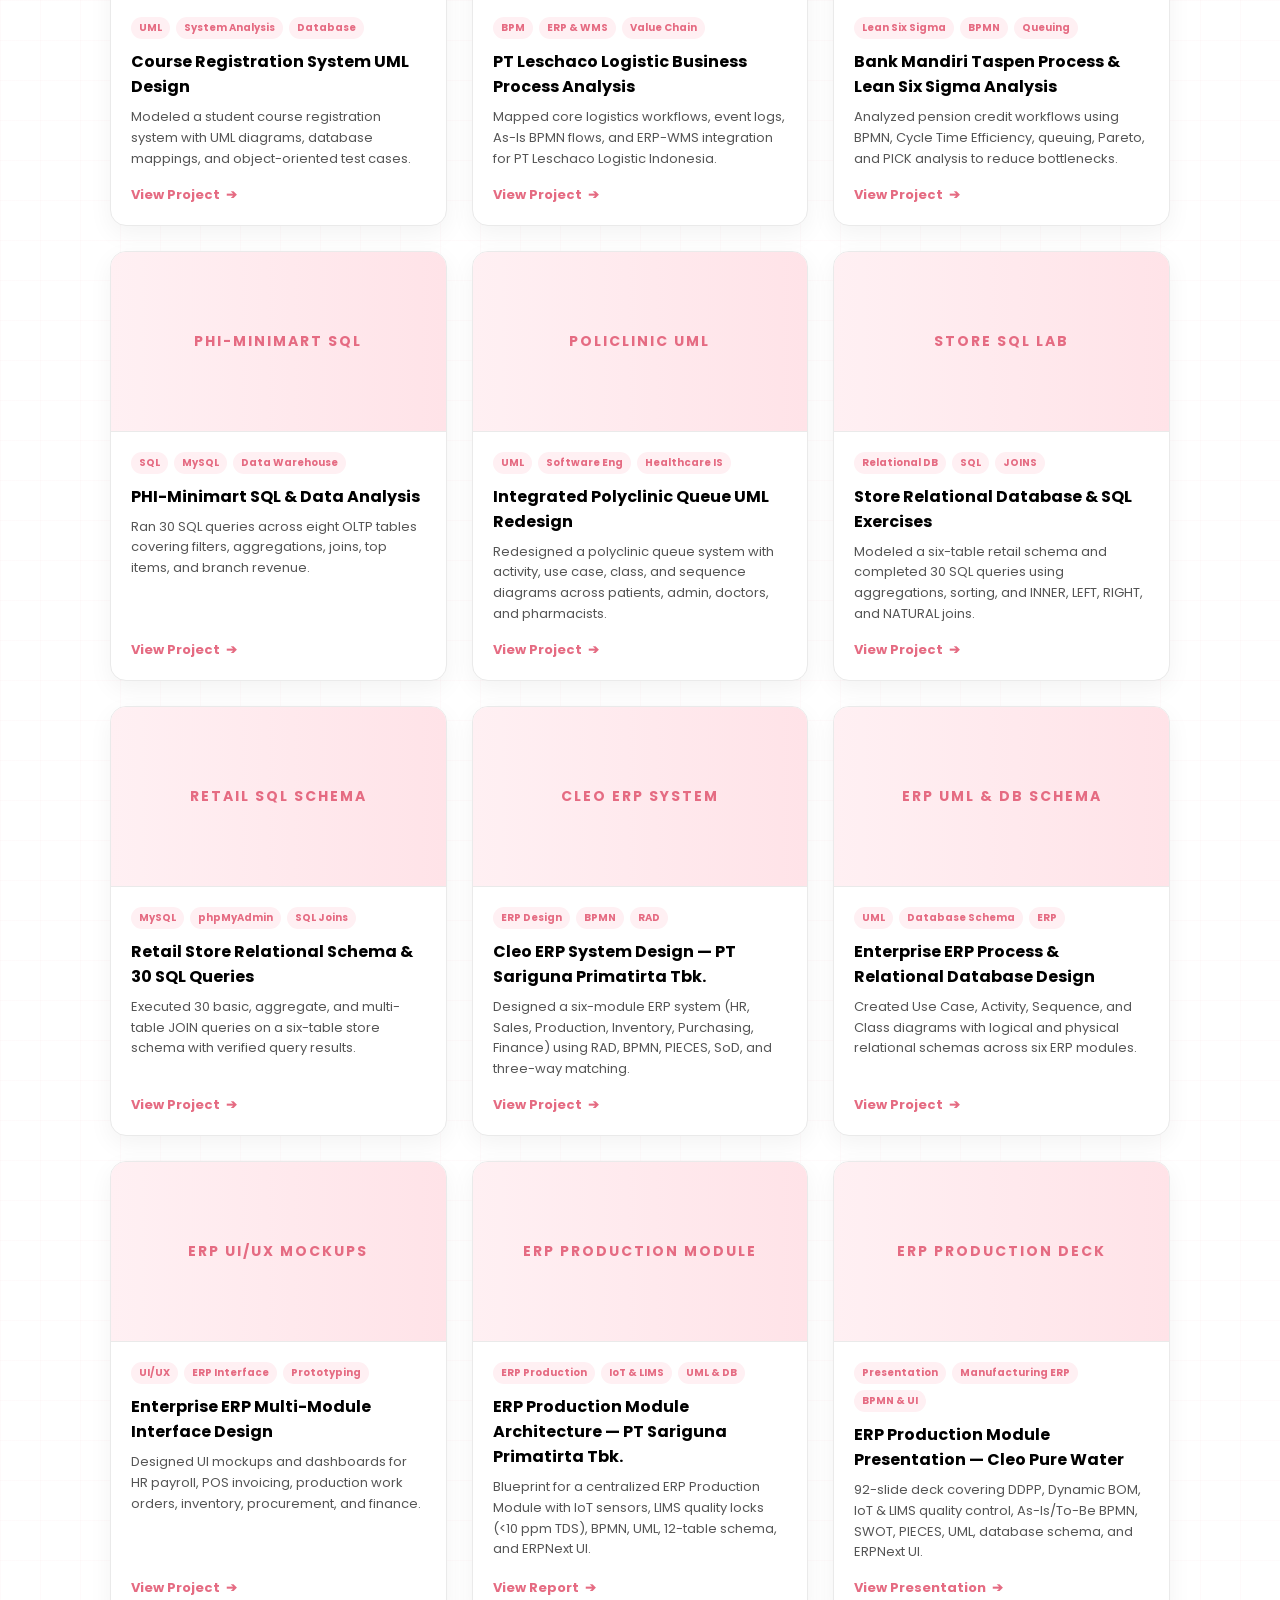
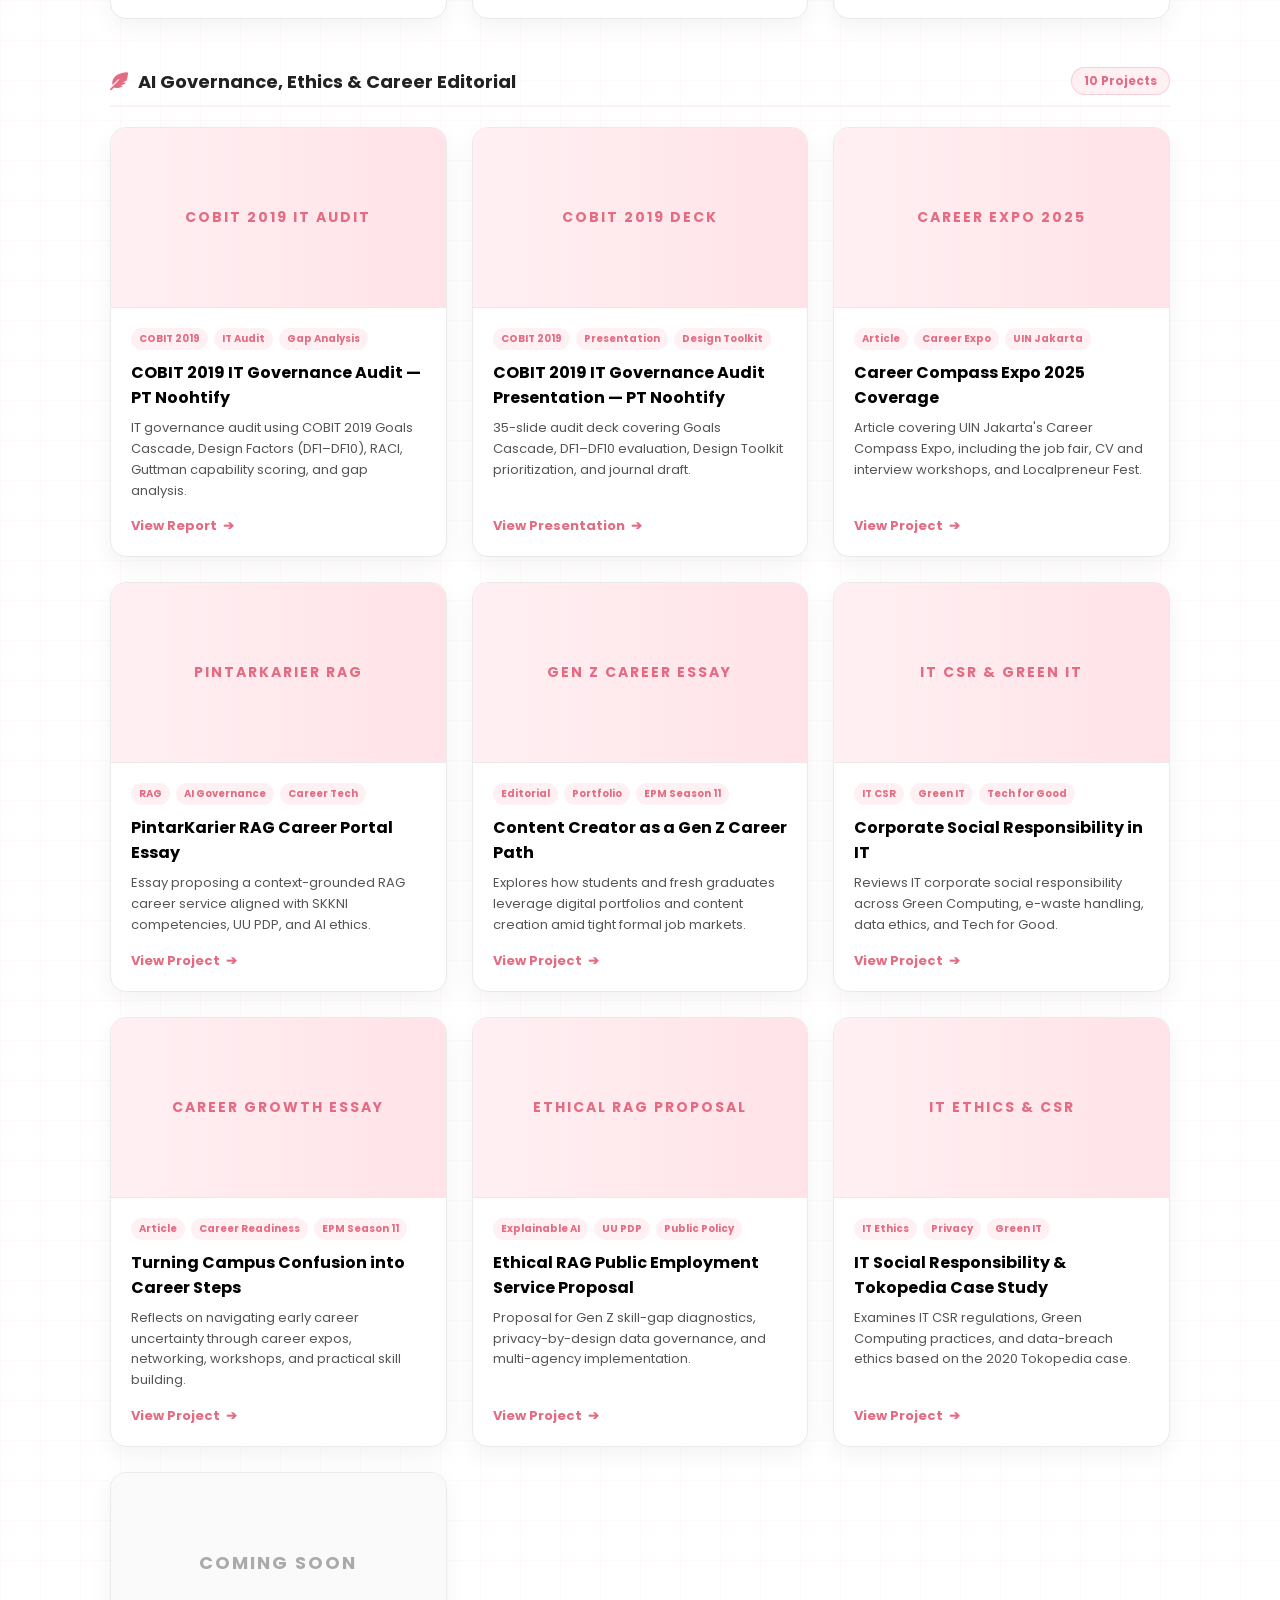
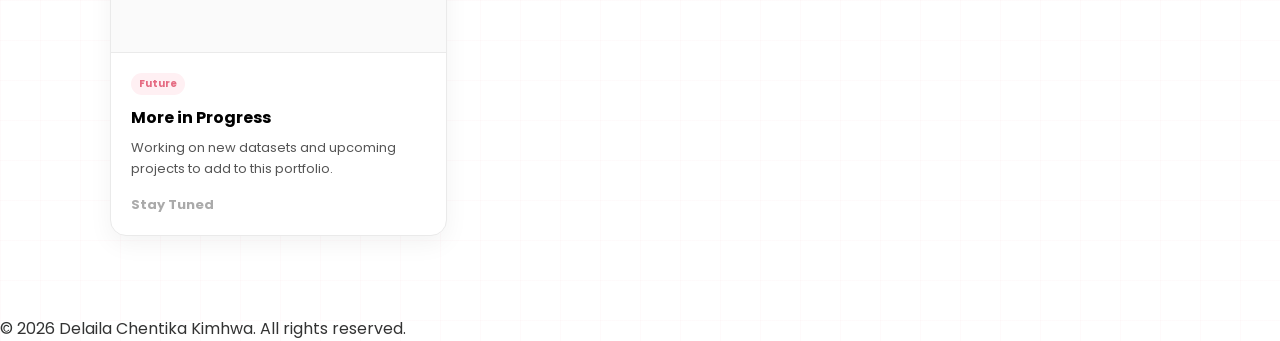
<file: portofolio.html>
<!DOCTYPE html>
<html lang="en">
<head>
    <meta charset="UTF-8">
    <meta name="viewport" content="width=device-width, initial-scale=1.0">
    <title>Portfolio - Delaila Chentika Kimhwa</title>
    <link rel="stylesheet" href="src/css/style.css">
    <link rel="stylesheet" href="https://cdnjs.cloudflare.com/ajax/libs/font-awesome/6.0.0/css/all.min.css">
    <style>
        /* Lampiran Foto / Sertifikat */
        .credential-attachment {
            display: flex;
            align-items: center;
            gap: 15px;
            margin-top: 15px;
            padding: 10px 15px;
            background: #faf8f9;
            border: 1px solid rgba(229, 107, 130, 0.2);
            border-radius: 10px;
            text-decoration: none;
            transition: all 0.3s ease;
            max-width: 450px;
        }
        .credential-attachment:hover {
            background: #fff0f3;
            transform: translateY(-2px);
            box-shadow: 0 4px 12px rgba(229, 107, 130, 0.15);
        }
        .credential-thumb {
            width: 70px;
            height: 50px;
            object-fit: cover;
            border-radius: 6px;
            border: 1px solid #ddd;
        }
        .credential-info h5 {
            font-size: 14px;
            font-weight: 700;
            color: #333;
            margin-bottom: 2px;
        }
        .credential-info span {
            font-size: 12px;
            color: #e56b82;
            font-weight: 600;
        }

        /* Blok Kategori Proyek */
        .project-category-block {
            margin-top: 48px;
        }
        .project-category-block:first-of-type {
            margin-top: 24px;
        }
        .category-header {
            display: flex;
            align-items: center;
            justify-content: space-between;
            gap: 12px;
            margin-bottom: 20px;
            padding-bottom: 10px;
            border-bottom: 2px solid #fff0f3;
        }
        .category-header h3 {
            font-size: 18px;
            font-weight: 700;
            color: #222222;
            display: flex;
            align-items: center;
            gap: 10px;
        }
        .category-header h3 i {
            color: #e56b82;
        }
        .category-count {
            background: #fff0f3;
            color: #e56b82;
            font-size: 12px;
            font-weight: 700;
            padding: 4px 12px;
            border-radius: 20px;
            border: 1px solid rgba(229, 107, 130, 0.25);
        }
        .project-category-block .project-grid {
            margin-top: 0;
        }

        /* Filter Kategori */
        .category-filter-bar {
            display: flex;
            flex-wrap: wrap;
            justify-content: center;
            gap: 10px;
            margin-top: 20px;
        }
        .filter-btn {
            background: #ffffff;
            color: #555555;
            border: 1px solid rgba(229, 107, 130, 0.25);
            padding: 8px 16px;
            border-radius: 20px;
            font-size: 12px;
            font-weight: 600;
            cursor: pointer;
            transition: all 0.25s ease;
        }
        .filter-btn:hover,
        .filter-btn.active {
            background: linear-gradient(to right, #f6a1b1, #bd4b64);
            color: #ffffff;
            border-color: transparent;
        }
    </style>
</head>
<body class="fade-in">

    <header>
        <nav>
            <ul class="nav-links">
                <li><a href="index.html">HOME</a></li>
                <li><a href="about.html">ABOUT ME</a></li>
                <li><a href="portofolio.html">PORTOFOLIO</a></li>
            </ul>
        </nav>
    </header>

    <main class="container portfolio-page">

        <!-- BAGIAN SKILLS -->
        <section class="skills-section">
            <div class="section-title">
                <h2>MY SKILLS</h2>
                <hr>
            </div>

            <div class="table-container">
                <table class="skill-table">
                    <thead>
                        <tr>
                            <th>Skill</th>
                            <th>Proficiency Level</th>
                        </tr>
                    </thead>
                    <tbody>
                        <tr>
                            <td>Python &amp; Machine Learning</td>
                            <td>Intermediate</td>
                        </tr>
                        <tr>
                            <td>SQL &amp; Database Management</td>
                            <td>Intermediate</td>
                        </tr>
                        <tr>
                            <td>Microsoft Excel (Data Processing)</td>
                            <td>Intermediate</td>
                        </tr>
                        <tr>
                            <td>Statistics &amp; Exploratory Data Analysis (EDA)</td>
                            <td>Intermediate</td>
                        </tr>
                        <tr>
                            <td>Data Visualization</td>
                            <td>Intermediate</td>
                        </tr>
                        <tr>
                            <td>Analytical &amp; Critical Thinking</td>
                            <td>Intermediate</td>
                        </tr>
                        <tr>
                            <td>Presentation &amp; Communication Skills</td>
                            <td>Intermediate</td>
                        </tr>
                    </tbody>
                </table>
            </div>
        </section>

        <!-- BAGIAN PROJECTS -->
        <section class="projects-section">
            <div class="section-title">
                <h2>LATEST PROJECTS</h2>
                <hr>
                <div class="category-filter-bar" role="group" aria-label="Filter project categories">
                    <button type="button" class="filter-btn active" data-category="all">All Projects</button>
                    <button type="button" class="filter-btn" data-category="project-manager">Project Manager</button>
                    <button type="button" class="filter-btn" data-category="enterprise-architecture">Enterprise Architecture</button>
                    <button type="button" class="filter-btn" data-category="supply-chain">Supply Chain Management</button>
                    <button type="button" class="filter-btn" data-category="data-ml">Data Analytics &amp; ML</button>
                    <button type="button" class="filter-btn" data-category="bi">Business Intelligence</button>
                    <button type="button" class="filter-btn" data-category="db-is">Database &amp; IS</button>
                    <button type="button" class="filter-btn" data-category="ai-editorial">AI Governance &amp; Editorial</button>
                </div>
            </div>

            <!-- 1. PROJECT MANAGER -->
            <div class="project-category-block" data-category="project-manager">
                <div class="category-header">
                    <h3><i class="fas fa-tasks" aria-hidden="true"></i> Project Manager</h3>
                    <span class="category-count">16 Projects</span>
                </div>
                <div class="project-grid">
                    <div class="project-card">
                        <div class="project-image-wrapper">
                            <div class="coming-soon-box" style="background: linear-gradient(to right, #fff0f3, #ffe3e8); height: 100%;">
                                <span class="coming-soon-text" style="color: #e56b82; font-size: 14px;">TOR</span>
                            </div>
                        </div>
                        <div class="project-content">
                            <div class="project-tags"><span>TOR</span><span>PIECES</span><span>LMS</span></div>
                            <h3>LMS PM 2 Term of Reference (TOR)</h3>
                            <p>Covers background, objectives, module scope, PIECES analysis, benefits, deliverables, 4-week timeline, and cost simulation.</p>
                            <a href="assets_pm/Term Of Reference_12409031010008_Delaila Chentika Kimhwa.pdf" target="_blank" rel="noopener noreferrer" class="project-link">View Project <span class="arrow">➔</span></a>
                        </div>
                    </div>

                    <div class="project-card">
                        <div class="project-image-wrapper">
                            <div class="coming-soon-box" style="background: linear-gradient(to right, #fff0f3, #ffe3e8); height: 100%;">
                                <span class="coming-soon-text" style="color: #e56b82; font-size: 14px;">BUSINESS CASE</span>
                            </div>
                        </div>
                        <div class="project-content">
                            <div class="project-tags"><span>Business Case</span><span>Budget</span><span>Risk Matrix</span></div>
                            <h3>LMS PM 2 Business Case</h3>
                            <p>Outlines problem context, strategic goals, success criteria, assumptions, constraints, Rp3,500,000 budget simulation, 4-week schedule, and risk mitigation across five modules.</p>
                            <a href="assets_pm/Business Case_12409031010008_Delaila Chentika Kimhwa.pdf" target="_blank" rel="noopener noreferrer" class="project-link">View Project <span class="arrow">➔</span></a>
                        </div>
                    </div>

                    <div class="project-card">
                        <div class="project-image-wrapper">
                            <div class="coming-soon-box" style="background: linear-gradient(to right, #fff0f3, #ffe3e8); height: 100%;">
                                <span class="coming-soon-text" style="color: #e56b82; font-size: 14px;">PROJECT CHARTER</span>
                            </div>
                        </div>
                        <div class="project-content">
                            <div class="project-tags"><span>Charter</span><span>Milestones</span><span>LMS PM 2</span></div>
                            <h3>LMS PM 2 Project Charter</h3>
                            <p>Defines objectives, scope for Role, Submission, Grading, Quiz, and Report modules, deliverables, risks, milestones, and authorization.</p>
                            <a href="assets_pm/Project Charter_12409031010008_Delaila Chentika Kimhwa.pdf" target="_blank" rel="noopener noreferrer" class="project-link">View Project <span class="arrow">➔</span></a>
                        </div>
                    </div>

                    <div class="project-card">
                        <div class="project-image-wrapper">
                            <div class="coming-soon-box" style="background: linear-gradient(to right, #fff0f3, #ffe3e8); height: 100%;">
                                <span class="coming-soon-text" style="color: #e56b82; font-size: 14px;">SCOPE STATEMENT</span>
                            </div>
                        </div>
                        <div class="project-content">
                            <div class="project-tags"><span>Scope</span><span>Requirements</span><span>LMS</span></div>
                            <h3>LMS PM 2 Project Scope Statement</h3>
                            <p>Specifies project rationale, product features, access control rules, data consistency requirements, and documentation standards for the five PM 2 modules.</p>
                            <a href="assets_pm/Scope Statement_12409031010008_Delaila Chentika Kimhwa.pdf" target="_blank" rel="noopener noreferrer" class="project-link">View Project <span class="arrow">➔</span></a>
                        </div>
                    </div>

                    <div class="project-card">
                        <div class="project-image-wrapper">
                            <div class="coming-soon-box" style="background: linear-gradient(to right, #fff0f3, #ffe3e8); height: 100%;">
                                <span class="coming-soon-text" style="color: #e56b82; font-size: 14px;">STATEMENT OF WORK</span>
                            </div>
                        </div>
                        <div class="project-content">
                            <div class="project-tags"><span>SOW</span><span>Deliverables</span><span>Acceptance</span></div>
                            <h3>LMS PM 2 Statement of Work (SOW)</h3>
                            <p>Details work objectives, five-module scope, 12 deliverables, execution phases, 4-week schedule, cost estimate, acceptance criteria, and risk mitigation.</p>
                            <a href="assets_pm/Statement Of Work_12409031010008_Delaila Chentika Kimhwa.pdf" target="_blank" rel="noopener noreferrer" class="project-link">View Project <span class="arrow">➔</span></a>
                        </div>
                    </div>

                    <div class="project-card">
                        <div class="project-image-wrapper">
                            <div class="coming-soon-box" style="background: linear-gradient(to right, #fff0f3, #ffe3e8); height: 100%;">
                                <span class="coming-soon-text" style="color: #e56b82; font-size: 14px;">WORK CONTRACT</span>
                            </div>
                        </div>
                        <div class="project-content">
                            <div class="project-tags"><span>Contract</span><span>Scope</span><span>Staged Payment</span></div>
                            <h3>LMS PM 2 Work Contract (Kontrak Kerja)</h3>
                            <p>Establishes agreement terms, five-module scope, eight deliverables, 4-week timeline, Rp3,500,000 simulation value (40%/60% payment), acceptance, and change rules.</p>
                            <a href="assets_pm/Kontrak Kerja_12409031010008_Delaila Chentika Kimhwa.pdf" target="_blank" rel="noopener noreferrer" class="project-link">View Project <span class="arrow">➔</span></a>
                        </div>
                    </div>

                    <div class="project-card">
                        <div class="project-image-wrapper">
                            <div class="coming-soon-box" style="background: linear-gradient(to right, #fff0f3, #ffe3e8); height: 100%;">
                                <span class="coming-soon-text" style="color: #e56b82; font-size: 14px;">PROPOSAL TEKNIS</span>
                            </div>
                        </div>
                        <div class="project-content">
                            <div class="project-tags"><span>Proposal</span><span>Methodology</span><span>Integration</span></div>
                            <h3>LMS PM 2 Technical Proposal</h3>
                            <p>Presents technical approach, module flow (Task-to-Submission-to-Grading-to-Report), execution schedule, team structure, and budget simulation.</p>
                            <a href="assets_pm/Proposal Teknis 12409031010008_Delaila Chentika Kimhwa.pdf" target="_blank" rel="noopener noreferrer" class="project-link">View Project <span class="arrow">➔</span></a>
                        </div>
                    </div>

                    <div class="project-card">
                        <div class="project-image-wrapper">
                            <div class="coming-soon-box" style="background: linear-gradient(to right, #fff0f3, #ffe3e8); height: 100%;">
                                <span class="coming-soon-text" style="color: #e56b82; font-size: 14px;">WBS (43 TASKS)</span>
                            </div>
                        </div>
                        <div class="project-content">
                            <div class="project-tags"><span>WBS</span><span>4 Work Packages</span><span>43 Tasks</span></div>
                            <h3>LMS PM 2 Work Breakdown Structure (WBS)</h3>
                            <p>Structures the PM 2 sub-project into 4 work packages, 15 sub-packages, and 43 activities across 4 weeks, mapped to scope, 12 deliverables, milestones, budget, and risks.</p>
                            <a href="assets_pm/Work Breakdown Structure_12409031010008_Delaila Chentika Kimhwa.pdf" target="_blank" rel="noopener noreferrer" class="project-link">View Project <span class="arrow">➔</span></a>
                        </div>
                    </div>

                    <div class="project-card">
                        <div class="project-image-wrapper">
                            <div class="coming-soon-box" style="background: linear-gradient(to right, #fff0f3, #ffe3e8); height: 100%;">
                                <span class="coming-soon-text" style="color: #e56b82; font-size: 14px;">TIME SCHEDULING</span>
                            </div>
                        </div>
                        <div class="project-content">
                            <div class="project-tags"><span>Schedule</span><span>Dependencies</span><span>Gantt</span></div>
                            <h3>LMS PM 2 Time Scheduling Plan</h3>
                            <p>Defines schedule control rules, 43 WBS tasks, dependencies, resource assignments, workday durations, Gantt chart, and M-1 to M-4 milestones.</p>
                            <a href="assets_pm/Time Scheduling_12409031010008_Delaila Chentika Kimhwa.pdf" target="_blank" rel="noopener noreferrer" class="project-link">View Project <span class="arrow">➔</span></a>
                        </div>
                    </div>

                    <div class="project-card">
                        <div class="project-image-wrapper">
                            <div class="coming-soon-box" style="background: linear-gradient(to right, #fff0f3, #ffe3e8); height: 100%;">
                                <span class="coming-soon-text" style="color: #e56b82; font-size: 14px;">BUDGET PLAN (RAB)</span>
                            </div>
                        </div>
                        <div class="project-content">
                            <div class="project-tags"><span>Cost Plan</span><span>Budget Baseline</span><span>RAB</span></div>
                            <h3>LMS PM 2 Budget Plan (RAB)</h3>
                            <p>Organizes bottom-up cost estimates, Rp2,900,000 cost baseline, Rp600,000 risk reserve (Rp3,500,000 ceiling), phase allocations, and PV/AC/CV tracking.</p>
                            <a href="assets_pm/Rencana Angggaran Biaya_12409031010008_Delaila Chentika Kimhwa.pdf" target="_blank" rel="noopener noreferrer" class="project-link">View Project <span class="arrow">➔</span></a>
                        </div>
                    </div>

                    <div class="project-card">
                        <div class="project-image-wrapper">
                            <div class="coming-soon-box" style="background: linear-gradient(to right, #fff0f3, #ffe3e8); height: 100%;">
                                <span class="coming-soon-text" style="color: #e56b82; font-size: 14px;">HR MANAGEMENT</span>
                            </div>
                        </div>
                        <div class="project-content">
                            <div class="project-tags"><span>HR Plan</span><span>RACI Matrix</span><span>Team Roles</span></div>
                            <h3>LMS PM 2 Human Resources Management</h3>
                            <p>Defines team organization, role descriptions, phase allocations (Oct 5 – Nov 1, 2026), RACI matrix, and coordination controls.</p>
                            <a href="assets_pm/Human Resources Management_12409031010008_Delaila Chentika Kimhwa.pdf" target="_blank" rel="noopener noreferrer" class="project-link">View Project <span class="arrow">➔</span></a>
                        </div>
                    </div>

                    <div class="project-card">
                        <div class="project-image-wrapper">
                            <div class="coming-soon-box" style="background: linear-gradient(to right, #fff0f3, #ffe3e8); height: 100%;">
                                <span class="coming-soon-text" style="color: #e56b82; font-size: 14px;">QUALITY PLAN</span>
                            </div>
                        </div>
                        <div class="project-content">
                            <div class="project-tags"><span>Quality Plan</span><span>Metrics</span><span>QA &amp; Review</span></div>
                            <h3>LMS PM 2 Plan Quality Management</h3>
                            <p>Sets requirements conformance and usability standards, module quality plans, metrics, QA procedures, and quality assurance roles.</p>
                            <a href="assets_pm/Plan Quality Management_12409031010008_Delaila Chentika Kimhwa.pdf" target="_blank" rel="noopener noreferrer" class="project-link">View Project <span class="arrow">➔</span></a>
                        </div>
                    </div>

                    <div class="project-card">
                        <div class="project-image-wrapper">
                            <div class="coming-soon-box" style="background: linear-gradient(to right, #fff0f3, #ffe3e8); height: 100%;">
                                <span class="coming-soon-text" style="color: #e56b82; font-size: 14px;">PROCUREMENT PLAN</span>
                            </div>
                        </div>
                        <div class="project-content">
                            <div class="project-tags"><span>Procurement</span><span>Make or Buy</span><span>Vendors</span></div>
                            <h3>LMS PM 2 Plan Procurement Management</h3>
                            <p>Covers procurement scope, Make or Buy analysis, contract terms, vendor evaluation criteria, support list, 4-week schedule, and procurement risks.</p>
                            <a href="assets_pm/Plan Procurement Management_12409031010008_Delaila Chentika Kimhwa.pdf" target="_blank" rel="noopener noreferrer" class="project-link">View Project <span class="arrow">➔</span></a>
                        </div>
                    </div>

                    <div class="project-card">
                        <div class="project-image-wrapper">
                            <div class="coming-soon-box" style="background: linear-gradient(to right, #fff0f3, #ffe3e8); height: 100%;">
                                <span class="coming-soon-text" style="color: #e56b82; font-size: 14px;">RISK MANAGEMENT</span>
                            </div>
                        </div>
                        <div class="project-content">
                            <div class="project-tags"><span>Risk Plan</span><span>Mitigation</span><span>PM 2</span></div>
                            <h3>LMS PM 2 Risk Management Plan</h3>
                            <p>Identifies 10 risks across scope, module dependencies, deliverables, schedule, and budget simulation, complete with ratings and mitigation steps.</p>
                            <a href="assets_pm/Risk Management_12409031010008_Delaila Chentika Kimhwa.pdf" target="_blank" rel="noopener noreferrer" class="project-link">View Project <span class="arrow">➔</span></a>
                        </div>
                    </div>

                    <div class="project-card">
                        <div class="project-image-wrapper">
                            <div class="coming-soon-box" style="background: linear-gradient(to right, #fff0f3, #ffe3e8); height: 100%;">
                                <span class="coming-soon-text" style="color: #e56b82; font-size: 14px;">COMM STRATEGY</span>
                            </div>
                        </div>
                        <div class="project-content">
                            <div class="project-tags"><span>Communication</span><span>Stakeholders</span><span>Reporting</span></div>
                            <h3>LMS PM 2 Communication Strategy</h3>
                            <p>Maps meeting schedules, progress, integration, change, issue, and final reports, communication channels, and stakeholder information matrix.</p>
                            <a href="assets_pm/Strategy Communication_12409031010008_Delaila Chentika Kimhwa.pdf" target="_blank" rel="noopener noreferrer" class="project-link">View Project <span class="arrow">➔</span></a>
                        </div>
                    </div>

                    <div class="project-card">
                        <div class="project-image-wrapper">
                            <div class="coming-soon-box" style="background: linear-gradient(to right, #fff0f3, #ffe3e8); height: 100%;">
                                <span class="coming-soon-text" style="color: #e56b82; font-size: 14px;">PROJECT PLAN (PMP)</span>
                            </div>
                        </div>
                        <div class="project-content">
                            <div class="project-tags"><span>PMP</span><span>Change Control</span><span>QA &amp; Risk</span></div>
                            <h3>LMS PM 2 Project Management Plan</h3>
                            <p>Consolidates WBS, change control, schedule, cost baseline, quality management, RACI, communication, risk and issue logs, procurement, and compliance.</p>
                            <a href="assets_pm/Project Management Plan_12409031010008_Delaila Chentika Kimhwa.pdf" target="_blank" rel="noopener noreferrer" class="project-link">View Project <span class="arrow">➔</span></a>
                        </div>
                    </div>
                </div>
            </div>

            <!-- 2. ENTERPRISE ARCHITECTURE -->
            <div class="project-category-block" data-category="enterprise-architecture">
                <div class="category-header">
                    <h3><i class="fas fa-sitemap" aria-hidden="true"></i> Enterprise Architecture</h3>
                    <span class="category-count">2 Projects</span>
                </div>
                <div class="project-grid">
                    <div class="project-card">
                        <div class="project-image-wrapper">
                            <div class="coming-soon-box" style="background: linear-gradient(to right, #fff0f3, #ffe3e8); height: 100%;">
                                <span class="coming-soon-text" style="color: #e56b82; font-size: 14px;">TOGAF ADM (PRELIM - PHASE D)</span>
                            </div>
                        </div>
                        <div class="project-content">
                            <div class="project-tags"><span>TOGAF ADM</span><span>EA</span><span>RSUD Tangsel</span></div>
                            <h3>TOGAF ADM Enterprise Architecture — RSUD Kota Tangerang Selatan</h3>
                            <p>Midterm EA report (SI5A, Group 1) for RSUD Kota Tangerang Selatan's Integrated Outpatient Service from Preliminary through Phase D, including gap analysis and traceability.</p>
                            <a href="assets_ae/UTS_AE_SI5A_Kelompok1_RSUD Tangerang Selatan_Laporan.pdf" target="_blank" rel="noopener noreferrer" class="project-link">View Report <span class="arrow">➔</span></a>
                        </div>
                    </div>

                    <div class="project-card">
                        <div class="project-image-wrapper">
                            <div class="coming-soon-box" style="background: linear-gradient(to right, #fff0f3, #ffe3e8); height: 100%;">
                                <span class="coming-soon-text" style="color: #e56b82; font-size: 14px;">EA PRESENTATION DECK</span>
                            </div>
                        </div>
                        <div class="project-content">
                            <div class="project-tags"><span>TOGAF ADM</span><span>Presentation</span><span>RSUD Tangsel</span></div>
                            <h3>Enterprise Architecture Presentation — Layanan Rawat Jalan Terpadu</h3>
                            <p>24-slide EA deck (Group 1, SI5A) summarizing Preliminary Phase and Phases A–D for RSUD Kota Tangerang Selatan.</p>
                            <a href="assets_ae/UTS_AE_SI5A_Kelompok1_RSUD Tangerang Selatan_PPT.pdf" target="_blank" rel="noopener noreferrer" class="project-link">View Presentation <span class="arrow">➔</span></a>
                        </div>
                    </div>
                </div>
            </div>

            <!-- 3. SUPPLY CHAIN MANAGEMENT -->
            <div class="project-category-block" data-category="supply-chain">
                <div class="category-header">
                    <h3><i class="fas fa-boxes-stacked" aria-hidden="true"></i> Supply Chain Management</h3>
                    <span class="category-count">1 Project</span>
                </div>
                <div class="project-grid">
                    <div class="project-card">
                        <div class="project-image-wrapper">
                            <div class="coming-soon-box" style="background: linear-gradient(to right, #fff0f3, #ffe3e8); height: 100%;">
                                <span class="coming-soon-text" style="color: #e56b82; font-size: 14px;">DEMAND FORECASTING</span>
                            </div>
                        </div>
                        <div class="project-content">
                            <div class="project-tags"><span>SCM</span><span>Forecasting &amp; WMA</span><span>MAE &amp; MSE</span></div>
                            <h3>Demand Forecasting &amp; Error Evaluation (MAE, MSE &amp; WMA)</h3>
                            <p>Monthly demand forecasting (3-month, 5-month moving averages, and Weighted Moving Average) with MAE and MSE evaluation on 2014 demand and 1994–2004 annual sales in Excel.</p>
                            <a href="assets_scm/12409031010008_Delaila Chentika Kimhwa_Supply Chain Management.xlsx" target="_blank" rel="noopener noreferrer" class="project-link">View Workbook <span class="arrow">➔</span></a>
                        </div>
                    </div>
                </div>
            </div>

            <!-- 4. DATA ANALYTICS & MACHINE LEARNING -->
            <div class="project-category-block" data-category="data-ml">
                <div class="category-header">
                    <h3><i class="fas fa-brain" aria-hidden="true"></i> Data Analytics &amp; Machine Learning</h3>
                    <span class="category-count">10 Projects</span>
                </div>
                <div class="project-grid">
                    <div class="project-card">
                        <div class="project-image-wrapper">
                            <img src="src/images/project1.webp" alt="Crab Age Prediction" class="project-photo">
                        </div>
                        <div class="project-content">
                            <div class="project-tags"><span>Python</span><span>EDA</span></div>
                            <h3>Crab Age Prediction</h3>
                            <p>Exploratory data analysis in Python to examine crab physical traits and identify anomalies.</p>
                            <a href="https://colab.research.google.com/drive/1_MpdQVG3_aScPOIHfPlTEMm8BZms1I5K?usp=sharing" target="_blank" rel="noopener noreferrer" class="project-link">View Project <span class="arrow">➔</span></a>
                        </div>
                    </div>

                    <div class="project-card">
                        <div class="project-image-wrapper">
                            <img src="src/images/salary.png" alt="Salary Prediction" class="project-photo">
                        </div>
                        <div class="project-content">
                            <div class="project-tags"><span>Python</span><span>Machine Learning</span></div>
                            <h3>Salary Prediction</h3>
                            <p>End-to-end machine learning workflow predicting employee salaries using Linear Regression.</p>
                            <a href="https://colab.research.google.com/drive/1-3cIQRuJZw02zt6nq6T8I2vycvTY5Z_b?usp=sharing" target="_blank" rel="noopener noreferrer" class="project-link">View Project <span class="arrow">➔</span></a>
                        </div>
                    </div>

                    <div class="project-card">
                        <div class="project-image-wrapper">
                            <img src="src/images/exoplanet.png" alt="Exoplanet EDA" class="project-photo">
                        </div>
                        <div class="project-content">
                            <div class="project-tags"><span>Python</span><span>Data Prep</span></div>
                            <h3>Exoplanet EDA</h3>
                            <p>Data preparation and exploratory data analysis on exoplanet datasets for anomaly detection.</p>
                            <a href="https://colab.research.google.com/drive/1ij_EJm0ymHEWEC1HXGd9xpXlLRFbmABj?usp=sharing" target="_blank" rel="noopener noreferrer" class="project-link">View Project <span class="arrow">➔</span></a>
                        </div>
                    </div>

                    <div class="project-card">
                        <div class="project-image-wrapper">
                            <img src="src/images/bike_sales.png" alt="Excel Data Analytics Lab" class="project-photo">
                        </div>
                        <div class="project-content">
                            <div class="project-tags"><span>Excel</span><span>Pivot Table</span></div>
                            <h3>Bike Sales Analytics</h3>
                            <p>Cleaned and analyzed over 113,000 rows of bike sales transactions across lab exercises.</p>
                            <a href="assets_excel/Bike_Sales_Visualizations.xlsx" target="_blank" rel="noopener noreferrer" class="project-link">View Project <span class="arrow">➔</span></a>
                        </div>
                    </div>

                    <div class="project-card">
                        <div class="project-image-wrapper">
                            <div class="coming-soon-box" style="background: linear-gradient(to right, #fff0f3, #ffe3e8); height: 100%;">
                                <span class="coming-soon-text" style="color: #e56b82; font-size: 14px;">BIGFOOT EDA</span>
                            </div>
                        </div>
                        <div class="project-content">
                            <div class="project-tags"><span>Python</span><span>Pandas</span><span>Data Cleaning</span></div>
                            <h3>Bigfoot Sightings EDA</h3>
                            <p>Exploratory data analysis and data cleaning on 4,642 historical Bigfoot sighting records.</p>
                            <a href="assets_excel/Bigfoot.csv" target="_blank" rel="noopener noreferrer" class="project-link">View Dataset <span class="arrow">➔</span></a>
                            <a href="assets_excel/Bigfoot_Cleaned.csv" target="_blank" rel="noopener noreferrer" class="project-link">View Data Cleaning <span class="arrow">➔</span></a>
                        </div>
                    </div>

                    <div class="project-card">
                        <div class="project-image-wrapper">
                            <div class="coming-soon-box" style="background: linear-gradient(to right, #fff0f3, #ffe3e8); height: 100%;">
                                <span class="coming-soon-text" style="color: #e56b82; font-size: 14px;">COMPETENCY CHECK</span>
                            </div>
                        </div>
                        <div class="project-content">
                            <div class="project-tags"><span>RapidMiner</span><span>Classification</span><span>FP-Growth &amp; RMSE</span></div>
                            <h3>Data Mining Competency Check (Altair AI Studio)</h3>
                            <p>Covers Decision Tree classification (Golf, Iris, Pemilu), RMSE estimation (CPU, Heating Oil), FP-Growth association, and stock price forecasting.</p>
                            <a href="assets_dm/Tugas_3_Delaila Chentika Kimhwa_008.pdf" target="_blank" rel="noopener noreferrer" class="project-link">View Project <span class="arrow">➔</span></a>
                        </div>
                    </div>

                    <div class="project-card">
                        <div class="project-image-wrapper">
                            <div class="coming-soon-box" style="background: linear-gradient(to right, #fff0f3, #ffe3e8); height: 100%;">
                                <span class="coming-soon-text" style="color: #e56b82; font-size: 14px;">DECISION TREE</span>
                            </div>
                        </div>
                        <div class="project-content">
                            <div class="project-tags"><span>Decision Tree</span><span>Information Gain</span><span>Contact Lenses</span></div>
                            <h3>Decision Tree Classification — Contact Lenses Dataset</h3>
                            <p>Calculated Entropy, Weighted Entropy, and Information Gain on 24 records to derive rules with tear-prod-rate as root and astigmatism as branch.</p>
                            <a href="assets_dm/Tugas_4_Decision Tree Contact Lenses.xls" target="_blank" rel="noopener noreferrer" class="project-link">View Project <span class="arrow">➔</span></a>
                        </div>
                    </div>

                    <div class="project-card">
                        <div class="project-image-wrapper">
                            <div class="coming-soon-box" style="background: linear-gradient(to right, #fff0f3, #ffe3e8); height: 100%;">
                                <span class="coming-soon-text" style="color: #e56b82; font-size: 14px;">CONFUSION MATRIX</span>
                            </div>
                        </div>
                        <div class="project-content">
                            <div class="project-tags"><span>Classification</span><span>Precision &amp; Recall</span><span>F1-Score</span></div>
                            <h3>Classification Model Evaluation (Confusion Matrix)</h3>
                            <p>Evaluated Confusion Matrix metrics, Type I/II errors, Accuracy, Precision, Recall, and F-Measure on spam email and mango sorting case studies (1,000 items each).</p>
                            <a href="assets_dm/Tugas_5_Delaila Chentika Kimhwa_008 .pdf" target="_blank" rel="noopener noreferrer" class="project-link">View Project <span class="arrow">➔</span></a>
                        </div>
                    </div>

                    <div class="project-card">
                        <div class="project-image-wrapper">
                            <div class="coming-soon-box" style="background: linear-gradient(to right, #fff0f3, #ffe3e8); height: 100%;">
                                <span class="coming-soon-text" style="color: #e56b82; font-size: 14px;">K-MEANS CLUSTERING</span>
                            </div>
                        </div>
                        <div class="project-content">
                            <div class="project-tags"><span>K-Means</span><span>DBI &amp; Dunn</span><span>RapidMiner</span></div>
                            <h3>K-Means Clustering &amp; Internal Cluster Evaluation</h3>
                            <p>Tested K-Means (k=3, 4, 5) on the Iris dataset in RapidMiner using Multiply and evaluated clusters via Davies-Bouldin Index, Dunn Index, and centroid distance.</p>
                            <a href="assets_dm/Tugas_6_Delaila Chentika Kimhwa_008.pdf" target="_blank" rel="noopener noreferrer" class="project-link">View Project <span class="arrow">➔</span></a>
                        </div>
                    </div>

                    <div class="project-card">
                        <div class="project-image-wrapper">
                            <div class="coming-soon-box" style="background: linear-gradient(to right, #fff0f3, #ffe3e8); height: 100%;">
                                <span class="coming-soon-text" style="color: #e56b82; font-size: 14px;">DATA PRE-PROCESSING</span>
                            </div>
                        </div>
                        <div class="project-content">
                            <div class="project-tags"><span>Data Cleaning</span><span>Noisy Data</span><span>RapidMiner</span></div>
                            <h3>Data Pre-processing &amp; Cleaning Workflows</h3>
                            <p>Built RapidMiner workflows using Remove Duplicates and Filter Examples to handle missing values, noise, and outliers across three datasets.</p>
                            <a href="assets_dm/Tugas_7_Delaila Chentika Kimhwa_008.pdf" target="_blank" rel="noopener noreferrer" class="project-link">View Project <span class="arrow">➔</span></a>
                        </div>
                    </div>
                </div>
            </div>

            <!-- 5. BUSINESS INTELLIGENCE & STORYTELLING -->
            <div class="project-category-block" data-category="bi">
                <div class="category-header">
                    <h3><i class="fas fa-chart-pie" aria-hidden="true"></i> Business Intelligence &amp; Storytelling</h3>
                    <span class="category-count">2 Projects</span>
                </div>
                <div class="project-grid">
                    <div class="project-card">
                        <div class="project-image-wrapper">
                            <img src="src/images/superstore.png" alt="Global Superstore Dashboard" class="project-photo">
                        </div>
                        <div class="project-content">
                            <div class="project-tags"><span>Tableau</span><span>BI</span></div>
                            <h3>Global Superstore</h3>
                            <p>Interactive BI dashboard tracking sales trends, profitability, and regional performance.</p>
                            <a href="https://public.tableau.com/app/profile/delaila.chentika.kimhwa/viz/Tableau1_17842648500890/Dashboard" target="_blank" rel="noopener noreferrer" class="project-link">View Project <span class="arrow">➔</span></a>
                        </div>
                    </div>

                    <div class="project-card">
                        <div class="project-image-wrapper">
                            <img src="src/images/spotify.png" alt="Spotify Analysis" class="project-photo">
                        </div>
                        <div class="project-content">
                            <div class="project-tags"><span>Tableau</span><span>Storytelling</span></div>
                            <h3>Spotify: Taylor Swift</h3>
                            <p>Data storytelling dashboard exploring streaming trends and song characteristics.</p>
                            <a href="https://public.tableau.com/app/profile/delaila.chentika.kimhwa/viz/SpotifyTaylorSwift_17842581307840/Dashboard1" target="_blank" rel="noopener noreferrer" class="project-link">View Project <span class="arrow">➔</span></a>
                        </div>
                    </div>
                </div>
            </div>

            <!-- 6. DATABASE & INFORMATION SYSTEMS -->
            <div class="project-category-block" data-category="db-is">
                <div class="category-header">
                    <h3><i class="fas fa-database" aria-hidden="true"></i> Database &amp; Information Systems</h3>
                    <span class="category-count">15 Projects</span>
                </div>
                <div class="project-grid">
                    <div class="project-card">
                        <div class="project-image-wrapper">
                            <div class="coming-soon-box" style="background: linear-gradient(to right, #fff0f3, #ffe3e8); height: 100%;">
                                <span class="coming-soon-text" style="color: #e56b82; font-size: 14px;">GOJEK DB &amp; ERD</span>
                            </div>
                        </div>
                        <div class="project-content">
                            <div class="project-tags"><span>ERD</span><span>Database</span><span>Architecture</span></div>
                            <h3>Gojek Database &amp; Infrastructure Design</h3>
                            <p>Designed a cloud and relational database schema across six core tables with cardinalities.</p>
                            <a href="assets_pdf/Analisis Infrastruktur dan Pemodelan Basis Data (ERD) pada Layanan Gojek.pdf" target="_blank" rel="noopener noreferrer" class="project-link">View Project <span class="arrow">➔</span></a>
                        </div>
                    </div>

                    <div class="project-card">
                        <div class="project-image-wrapper">
                            <div class="coming-soon-box" style="background: linear-gradient(to right, #fff0f3, #ffe3e8); height: 100%;">
                                <span class="coming-soon-text" style="color: #e56b82; font-size: 14px;">PROGRAMMING BOOK</span>
                            </div>
                        </div>
                        <div class="project-content">
                            <div class="project-tags"><span>C / C++</span><span>Python</span><span>SQL</span></div>
                            <h3>Advanced Programming &amp; Relational DB Book</h3>
                            <p>Co-authored a textbook covering algorithms, loops, and branching in C, C++, and Python alongside SQL and relational algebra.</p>
                            <a href="assets_pdf/Buku Pemrograman Lanjut.pdf" target="_blank" rel="noopener noreferrer" class="project-link">View Project <span class="arrow">➔</span></a>
                        </div>
                    </div>

                    <div class="project-card">
                        <div class="project-image-wrapper">
                            <div class="coming-soon-box" style="background: linear-gradient(to right, #fff0f3, #ffe3e8); height: 100%;">
                                <span class="coming-soon-text" style="color: #e56b82; font-size: 14px;">MICROSOFT ACCESS</span>
                            </div>
                        </div>
                        <div class="project-content">
                            <div class="project-tags"><span>MS Access</span><span>SQL Query</span><span>Relational DB</span></div>
                            <h3>Microsoft Access Database Modules</h3>
                            <p>Compiled 9 relational database modules covering individual practicums (Practicum 1–9) and a group project.</p>
                            <a href="assets_access/Database Praktik.accdb" target="_blank" rel="noopener noreferrer" class="project-link">View Project <span class="arrow">➔</span></a>
                        </div>
                    </div>

                    <div class="project-card">
                        <div class="project-image-wrapper">
                            <div class="coming-soon-box" style="background: linear-gradient(to right, #fff0f3, #ffe3e8); height: 100%;">
                                <span class="coming-soon-text" style="color: #e56b82; font-size: 14px;">KRS UML SYSTEM</span>
                            </div>
                        </div>
                        <div class="project-content">
                            <div class="project-tags"><span>UML</span><span>System Analysis</span><span>Database</span></div>
                            <h3>Course Registration System UML Design</h3>
                            <p>Modeled a student course registration system with UML diagrams, database mappings, and object-oriented test cases.</p>
                            <a href="assets_pdf/Analisis dan Perancangan Sistem Informasi Pengisian KRS Berbasis Pemodelan UML.pdf" target="_blank" rel="noopener noreferrer" class="project-link">View Project <span class="arrow">➔</span></a>
                        </div>
                    </div>

                    <div class="project-card">
                        <div class="project-image-wrapper">
                            <div class="coming-soon-box" style="background: linear-gradient(to right, #fff0f3, #ffe3e8); height: 100%;">
                                <span class="coming-soon-text" style="color: #e56b82; font-size: 14px;">LESCHACO BPM</span>
                            </div>
                        </div>
                        <div class="project-content">
                            <div class="project-tags"><span>BPM</span><span>ERP &amp; WMS</span><span>Value Chain</span></div>
                            <h3>PT Leschaco Logistic Business Process Analysis</h3>
                            <p>Mapped core logistics workflows, event logs, As-Is BPMN flows, and ERP-WMS integration for PT Leschaco Logistic Indonesia.</p>
                            <a href="assets_pdf/Laporan Analisis Proses Bisnis pada PT Leschaco Logistic Indonesia.pdf" target="_blank" rel="noopener noreferrer" class="project-link">View Project <span class="arrow">➔</span></a>
                        </div>
                    </div>

                    <div class="project-card">
                        <div class="project-image-wrapper">
                            <div class="coming-soon-box" style="background: linear-gradient(to right, #fff0f3, #ffe3e8); height: 100%;">
                                <span class="coming-soon-text" style="color: #e56b82; font-size: 14px;">BANK MANTAP BPM</span>
                            </div>
                        </div>
                        <div class="project-content">
                            <div class="project-tags"><span>Lean Six Sigma</span><span>BPMN</span><span>Queuing</span></div>
                            <h3>Bank Mandiri Taspen Process &amp; Lean Six Sigma Analysis</h3>
                            <p>Analyzed pension credit workflows using BPMN, Cycle Time Efficiency, queuing, Pareto, and PICK analysis to reduce bottlenecks.</p>
                            <a href="assets_pdf/Laporan Studi Kasus Analisis dan Pemodelan Proses Bisnis PT Bank Mandiri Taspen.pdf" target="_blank" rel="noopener noreferrer" class="project-link">View Project <span class="arrow">➔</span></a>
                        </div>
                    </div>

                    <div class="project-card">
                        <div class="project-image-wrapper">
                            <div class="coming-soon-box" style="background: linear-gradient(to right, #fff0f3, #ffe3e8); height: 100%;">
                                <span class="coming-soon-text" style="color: #e56b82; font-size: 14px;">PHI-MINIMART SQL</span>
                            </div>
                        </div>
                        <div class="project-content">
                            <div class="project-tags"><span>SQL</span><span>MySQL</span><span>Data Warehouse</span></div>
                            <h3>PHI-Minimart SQL &amp; Data Analysis</h3>
                            <p>Ran 30 SQL queries across eight OLTP tables covering filters, aggregations, joins, top items, and branch revenue.</p>
                            <a href="assets_pdf/Multi-Branch Sales & Pricing Analysis on PHI-Minimart Database.pdf" target="_blank" rel="noopener noreferrer" class="project-link">View Project <span class="arrow">➔</span></a>
                        </div>
                    </div>

                    <div class="project-card">
                        <div class="project-image-wrapper">
                            <div class="coming-soon-box" style="background: linear-gradient(to right, #fff0f3, #ffe3e8); height: 100%;">
                                <span class="coming-soon-text" style="color: #e56b82; font-size: 14px;">POLICLINIC UML</span>
                            </div>
                        </div>
                        <div class="project-content">
                            <div class="project-tags"><span>UML</span><span>Software Eng</span><span>Healthcare IS</span></div>
                            <h3>Integrated Polyclinic Queue UML Redesign</h3>
                            <p>Redesigned a polyclinic queue system with activity, use case, class, and sequence diagrams across patients, admin, doctors, and pharmacists.</p>
                            <a href="assets_pdf/Pemodelan Ulang Sistem Antrean Poliklinik Terintegrasi Menggunakan UML.pdf" target="_blank" rel="noopener noreferrer" class="project-link">View Project <span class="arrow">➔</span></a>
                        </div>
                    </div>

                    <div class="project-card">
                        <div class="project-image-wrapper">
                            <div class="coming-soon-box" style="background: linear-gradient(to right, #fff0f3, #ffe3e8); height: 100%;">
                                <span class="coming-soon-text" style="color: #e56b82; font-size: 14px;">STORE SQL LAB</span>
                            </div>
                        </div>
                        <div class="project-content">
                            <div class="project-tags"><span>Relational DB</span><span>SQL</span><span>JOINS</span></div>
                            <h3>Store Relational Database &amp; SQL Exercises</h3>
                            <p>Modeled a six-table retail schema and completed 30 SQL queries using aggregations, sorting, and INNER, LEFT, RIGHT, and NATURAL joins.</p>
                            <a href="assets_pdf/Penyelesaian Studi Kasus dan Latihan Query SQL Relasional pada Basis Data Store.pdf" target="_blank" rel="noopener noreferrer" class="project-link">View Project <span class="arrow">➔</span></a>
                        </div>
                    </div>

                    <div class="project-card">
                        <div class="project-image-wrapper">
                            <div class="coming-soon-box" style="background: linear-gradient(to right, #fff0f3, #ffe3e8); height: 100%;">
                                <span class="coming-soon-text" style="color: #e56b82; font-size: 14px;">RETAIL SQL SCHEMA</span>
                            </div>
                        </div>
                        <div class="project-content">
                            <div class="project-tags"><span>MySQL</span><span>phpMyAdmin</span><span>SQL Joins</span></div>
                            <h3>Retail Store Relational Schema &amp; 30 SQL Queries</h3>
                            <p>Executed 30 basic, aggregate, and multi-table JOIN queries on a six-table store schema with verified query results.</p>
                            <a href="assets_pdf/Relational Database &amp; Sales Querying on Retail Store Schema.pdf" target="_blank" rel="noopener noreferrer" class="project-link">View Project <span class="arrow">➔</span></a>
                        </div>
                    </div>

                    <div class="project-card">
                        <div class="project-image-wrapper">
                            <div class="coming-soon-box" style="background: linear-gradient(to right, #fff0f3, #ffe3e8); height: 100%;">
                                <span class="coming-soon-text" style="color: #e56b82; font-size: 14px;">CLEO ERP SYSTEM</span>
                            </div>
                        </div>
                        <div class="project-content">
                            <div class="project-tags"><span>ERP Design</span><span>BPMN</span><span>RAD</span></div>
                            <h3>Cleo ERP System Design — PT Sariguna Primatirta Tbk.</h3>
                            <p>Designed a six-module ERP system (HR, Sales, Production, Inventory, Purchasing, Finance) using RAD, BPMN, PIECES, SoD, and three-way matching.</p>
                            <a href="assets_pdf/Laporan Perancangan Sistem ERP PT Sariguna Primatirta Cleo.pdf" target="_blank" rel="noopener noreferrer" class="project-link">View Project <span class="arrow">➔</span></a>
                        </div>
                    </div>

                    <div class="project-card">
                        <div class="project-image-wrapper">
                            <div class="coming-soon-box" style="background: linear-gradient(to right, #fff0f3, #ffe3e8); height: 100%;">
                                <span class="coming-soon-text" style="color: #e56b82; font-size: 14px;">ERP UML &amp; DB SCHEMA</span>
                            </div>
                        </div>
                        <div class="project-content">
                            <div class="project-tags"><span>UML</span><span>Database Schema</span><span>ERP</span></div>
                            <h3>Enterprise ERP Process &amp; Relational Database Design</h3>
                            <p>Created Use Case, Activity, Sequence, and Class diagrams with logical and physical relational schemas across six ERP modules.</p>
                            <a href="assets_pdf/Desain Proses dan Desain Database.pdf" target="_blank" rel="noopener noreferrer" class="project-link">View Project <span class="arrow">➔</span></a>
                        </div>
                    </div>

                    <div class="project-card">
                        <div class="project-image-wrapper">
                            <div class="coming-soon-box" style="background: linear-gradient(to right, #fff0f3, #ffe3e8); height: 100%;">
                                <span class="coming-soon-text" style="color: #e56b82; font-size: 14px;">ERP UI/UX MOCKUPS</span>
                            </div>
                        </div>
                        <div class="project-content">
                            <div class="project-tags"><span>UI/UX</span><span>ERP Interface</span><span>Prototyping</span></div>
                            <h3>Enterprise ERP Multi-Module Interface Design</h3>
                            <p>Designed UI mockups and dashboards for HR payroll, POS invoicing, production work orders, inventory, procurement, and finance.</p>
                            <a href="assets_pdf/Interface Desain.pdf" target="_blank" rel="noopener noreferrer" class="project-link">View Project <span class="arrow">➔</span></a>
                        </div>
                    </div>

                    <div class="project-card">
                        <div class="project-image-wrapper">
                            <div class="coming-soon-box" style="background: linear-gradient(to right, #fff0f3, #ffe3e8); height: 100%;">
                                <span class="coming-soon-text" style="color: #e56b82; font-size: 14px;">ERP PRODUCTION MODULE</span>
                            </div>
                        </div>
                        <div class="project-content">
                            <div class="project-tags"><span>ERP Production</span><span>IoT &amp; LIMS</span><span>UML &amp; DB</span></div>
                            <h3>ERP Production Module Architecture — PT Sariguna Primatirta Tbk.</h3>
                            <p>Blueprint for a centralized ERP Production Module with IoT sensors, LIMS quality locks (&lt;10 ppm TDS), BPMN, UML, 12-table schema, and ERPNext UI.</p>
                            <a href="assets_pdf/Makalah ERP Modul Production PT Sariguna Primatirta Cleo.pdf" target="_blank" rel="noopener noreferrer" class="project-link">View Report <span class="arrow">➔</span></a>
                        </div>
                    </div>

                    <div class="project-card">
                        <div class="project-image-wrapper">
                            <div class="coming-soon-box" style="background: linear-gradient(to right, #fff0f3, #ffe3e8); height: 100%;">
                                <span class="coming-soon-text" style="color: #e56b82; font-size: 14px;">ERP PRODUCTION DECK</span>
                            </div>
                        </div>
                        <div class="project-content">
                            <div class="project-tags"><span>Presentation</span><span>Manufacturing ERP</span><span>BPMN &amp; UI</span></div>
                            <h3>ERP Production Module Presentation — Cleo Pure Water</h3>
                            <p>92-slide deck covering DDPP, Dynamic BOM, IoT &amp; LIMS quality control, As-Is/To-Be BPMN, SWOT, PIECES, UML, database schema, and ERPNext UI.</p>
                            <a href="assets_pdf/Presentasi ERP Modul Production PT Sariguna Primatirta Cleo.pdf" target="_blank" rel="noopener noreferrer" class="project-link">View Presentation <span class="arrow">➔</span></a>
                        </div>
                    </div>
                </div>
            </div>

            <!-- 7. AI GOVERNANCE, ETHICS & CAREER EDITORIAL -->
            <div class="project-category-block" data-category="ai-editorial">
                <div class="category-header">
                    <h3><i class="fas fa-feather-alt" aria-hidden="true"></i> AI Governance, Ethics &amp; Career Editorial</h3>
                    <span class="category-count">10 Projects</span>
                </div>
                <div class="project-grid">
                    <div class="project-card">
                        <div class="project-image-wrapper">
                            <div class="coming-soon-box" style="background: linear-gradient(to right, #fff0f3, #ffe3e8); height: 100%;">
                                <span class="coming-soon-text" style="color: #e56b82; font-size: 14px;">COBIT 2019 IT AUDIT</span>
                            </div>
                        </div>
                        <div class="project-content">
                            <div class="project-tags"><span>COBIT 2019</span><span>IT Audit</span><span>Gap Analysis</span></div>
                            <h3>COBIT 2019 IT Governance Audit — PT Noohtify</h3>
                            <p>IT governance audit using COBIT 2019 Goals Cascade, Design Factors (DF1–DF10), RACI, Guttman capability scoring, and gap analysis.</p>
                            <a href="assets_pdf/Laporan Audit Tata Kelola TI COBIT 2019 PT Noohtify.pdf" target="_blank" rel="noopener noreferrer" class="project-link">View Report <span class="arrow">➔</span></a>
                        </div>
                    </div>

                    <div class="project-card">
                        <div class="project-image-wrapper">
                            <div class="coming-soon-box" style="background: linear-gradient(to right, #fff0f3, #ffe3e8); height: 100%;">
                                <span class="coming-soon-text" style="color: #e56b82; font-size: 14px;">COBIT 2019 DECK</span>
                            </div>
                        </div>
                        <div class="project-content">
                            <div class="project-tags"><span>COBIT 2019</span><span>Presentation</span><span>Design Toolkit</span></div>
                            <h3>COBIT 2019 IT Governance Audit Presentation — PT Noohtify</h3>
                            <p>35-slide audit deck covering Goals Cascade, DF1–DF10 evaluation, Design Toolkit prioritization, and journal draft.</p>
                            <a href="assets_pdf/Presentasi Audit Tata Kelola TI COBIT 2019 PT Noohtify.pdf" target="_blank" rel="noopener noreferrer" class="project-link">View Presentation <span class="arrow">➔</span></a>
                        </div>
                    </div>

                    <div class="project-card">
                        <div class="project-image-wrapper">
                            <div class="coming-soon-box" style="background: linear-gradient(to right, #fff0f3, #ffe3e8); height: 100%;">
                                <span class="coming-soon-text" style="color: #e56b82; font-size: 14px;">CAREER EXPO 2025</span>
                            </div>
                        </div>
                        <div class="project-content">
                            <div class="project-tags"><span>Article</span><span>Career Expo</span><span>UIN Jakarta</span></div>
                            <h3>Career Compass Expo 2025 Coverage</h3>
                            <p>Article covering UIN Jakarta's Career Compass Expo, including the job fair, CV and interview workshops, and Localpreneur Fest.</p>
                            <a href="assets_pdf/Career Compass Expo 2025 Menyiapkan Mahasiswa dan Fresh Graduate Hadapi Dunia Kerja.pdf" target="_blank" rel="noopener noreferrer" class="project-link">View Project <span class="arrow">➔</span></a>
                        </div>
                    </div>

                    <div class="project-card">
                        <div class="project-image-wrapper">
                            <div class="coming-soon-box" style="background: linear-gradient(to right, #fff0f3, #ffe3e8); height: 100%;">
                                <span class="coming-soon-text" style="color: #e56b82; font-size: 14px;">PINTARKARIER RAG</span>
                            </div>
                        </div>
                        <div class="project-content">
                            <div class="project-tags"><span>RAG</span><span>AI Governance</span><span>Career Tech</span></div>
                            <h3>PintarKarier RAG Career Portal Essay</h3>
                            <p>Essay proposing a context-grounded RAG career service aligned with SKKNI competencies, UU PDP, and AI ethics.</p>
                            <a href="assets_pdf/Essai PintarKarier Layanan Ketenagakerjaan Berbasis RAG untuk Generasi Z.pdf" target="_blank" rel="noopener noreferrer" class="project-link">View Project <span class="arrow">➔</span></a>
                        </div>
                    </div>

                    <div class="project-card">
                        <div class="project-image-wrapper">
                            <div class="coming-soon-box" style="background: linear-gradient(to right, #fff0f3, #ffe3e8); height: 100%;">
                                <span class="coming-soon-text" style="color: #e56b82; font-size: 14px;">GEN Z CAREER ESSAY</span>
                            </div>
                        </div>
                        <div class="project-content">
                            <div class="project-tags"><span>Editorial</span><span>Portfolio</span><span>EPM Season 11</span></div>
                            <h3>Content Creator as a Gen Z Career Path</h3>
                            <p>Explores how students and fresh graduates leverage digital portfolios and content creation amid tight formal job markets.</p>
                            <a href="assets_pdf/Lowongan Kerja Formal Menyusut, Menjadi Content Creator Jadi Pilihan Realistis Gen Z.pdf" target="_blank" rel="noopener noreferrer" class="project-link">View Project <span class="arrow">➔</span></a>
                        </div>
                    </div>

                    <div class="project-card">
                        <div class="project-image-wrapper">
                            <div class="coming-soon-box" style="background: linear-gradient(to right, #fff0f3, #ffe3e8); height: 100%;">
                                <span class="coming-soon-text" style="color: #e56b82; font-size: 14px;">IT CSR &amp; GREEN IT</span>
                            </div>
                        </div>
                        <div class="project-content">
                            <div class="project-tags"><span>IT CSR</span><span>Green IT</span><span>Tech for Good</span></div>
                            <h3>Corporate Social Responsibility in IT</h3>
                            <p>Reviews IT corporate social responsibility across Green Computing, e-waste handling, data ethics, and Tech for Good.</p>
                            <a href="assets_pdf/Makalah Tanggung Jawab Sosial (CSR) pada Bidang Teknologi Informasi.pdf" target="_blank" rel="noopener noreferrer" class="project-link">View Project <span class="arrow">➔</span></a>
                        </div>
                    </div>

                    <div class="project-card">
                        <div class="project-image-wrapper">
                            <div class="coming-soon-box" style="background: linear-gradient(to right, #fff0f3, #ffe3e8); height: 100%;">
                                <span class="coming-soon-text" style="color: #e56b82; font-size: 14px;">CAREER GROWTH ESSAY</span>
                            </div>
                        </div>
                        <div class="project-content">
                            <div class="project-tags"><span>Article</span><span>Career Readiness</span><span>EPM Season 11</span></div>
                            <h3>Turning Campus Confusion into Career Steps</h3>
                            <p>Reflects on navigating early career uncertainty through career expos, networking, workshops, and practical skill building.</p>
                            <a href="assets_pdf/Mengubah Kebingungan Masa Kuliah Menjadi Langkah Awal Karier.pdf" target="_blank" rel="noopener noreferrer" class="project-link">View Project <span class="arrow">➔</span></a>
                        </div>
                    </div>

                    <div class="project-card">
                        <div class="project-image-wrapper">
                            <div class="coming-soon-box" style="background: linear-gradient(to right, #fff0f3, #ffe3e8); height: 100%;">
                                <span class="coming-soon-text" style="color: #e56b82; font-size: 14px;">ETHICAL RAG PROPOSAL</span>
                            </div>
                        </div>
                        <div class="project-content">
                            <div class="project-tags"><span>Explainable AI</span><span>UU PDP</span><span>Public Policy</span></div>
                            <h3>Ethical RAG Public Employment Service Proposal</h3>
                            <p>Proposal for Gen Z skill-gap diagnostics, privacy-by-design data governance, and multi-agency implementation.</p>
                            <a href="assets_pdf/Proposal Essai PintarKarier Layanan Ketenagakerjaan Berbasis RAG yang Etis untuk Generasi Z.pdf" target="_blank" rel="noopener noreferrer" class="project-link">View Project <span class="arrow">➔</span></a>
                        </div>
                    </div>

                    <div class="project-card">
                        <div class="project-image-wrapper">
                            <div class="coming-soon-box" style="background: linear-gradient(to right, #fff0f3, #ffe3e8); height: 100%;">
                                <span class="coming-soon-text" style="color: #e56b82; font-size: 14px;">IT ETHICS &amp; CSR</span>
                            </div>
                        </div>
                        <div class="project-content">
                            <div class="project-tags"><span>IT Ethics</span><span>Privacy</span><span>Green IT</span></div>
                            <h3>IT Social Responsibility &amp; Tokopedia Case Study</h3>
                            <p>Examines IT CSR regulations, Green Computing practices, and data-breach ethics based on the 2020 Tokopedia case.</p>
                            <a href="assets_pdf/Tanggung Jawab Sosial (CSR) pada Bidang Teknologi Informasi.pdf" target="_blank" rel="noopener noreferrer" class="project-link">View Project <span class="arrow">➔</span></a>
                        </div>
                    </div>

                    <div class="project-card">
                        <div class="coming-soon-box">
                            <span class="coming-soon-text">COMING SOON</span>
                        </div>
                        <div class="project-content">
                            <div class="project-tags"><span>Future</span></div>
                            <h3>More in Progress</h3>
                            <p>Working on new datasets and upcoming projects to add to this portfolio.</p>
                            <span class="project-link" style="color: #aaa; cursor: default;">Stay Tuned</span>
                        </div>
                    </div>
                </div>
            </div>
        </section>

    </main>

    <footer>
        <p>&copy; 2026 Delaila Chentika Kimhwa. All rights reserved.</p>
    </footer>

    <script>
        const currentPage = window.location.pathname.split('/').pop();
        const navItems = document.querySelectorAll('.nav-links a');
        navItems.forEach(item => {
            const itemHref = item.getAttribute('href');
            if (itemHref === currentPage) {
                item.classList.add('active');
            }

            item.addEventListener('click', function(e) {
                e.preventDefault();
                const targetUrl = this.getAttribute('href');
                document.body.classList.add('fade-out');
                setTimeout(() => {
                    window.location.href = targetUrl;
                }, 400);
            });
        });

        const filterButtons = document.querySelectorAll('.filter-btn');
        const categoryBlocks = document.querySelectorAll('.project-category-block');

        filterButtons.forEach(btn => {
            btn.addEventListener('click', () => {
                filterButtons.forEach(b => b.classList.remove('active'));
                btn.classList.add('active');

                const selected = btn.getAttribute('data-category');
                categoryBlocks.forEach(block => {
                    block.style.display = (selected === 'all' || block.getAttribute('data-category') === selected)
                        ? 'block'
                        : 'none';
                });
            });
        });
    </script>
</body>
</html>
</file>
<file: src/css/style.css>
@import url('https://fonts.googleapis.com/css2?family=Poppins:wght@400;600;700&display=swap');

/* --- RESET & TRANSISI HALUS HALAMAN --- */
* {
    margin: 0;
    padding: 0;
    box-sizing: border-box;
    font-family: 'Poppins', sans-serif;
}

body {
    background-color: #ffffff;
    background-image: 
        linear-gradient(rgba(229, 107, 130, 0.03) 1px, transparent 1px),
        linear-gradient(90deg, rgba(229, 107, 130, 0.03) 1px, transparent 1px);
    background-size: 40px 40px;
    color: #333333;
    opacity: 0;
    transition: opacity 0.4s ease-in-out;
}

body.fade-in {
    opacity: 1;
}

body.fade-out {
    opacity: 0;
}

/* --- BAGIAN NAVIGASI (GLASSMORPHISM) --- */
header {
    padding: 20px 0;
    background-color: rgba(255, 255, 255, 0.85);
    backdrop-filter: blur(12px);
    -webkit-backdrop-filter: blur(12px);
    border-bottom: 1px solid rgba(229, 107, 130, 0.15);
    box-shadow: 0 4px 30px rgba(0, 0, 0, 0.03);
    position: sticky;
    top: 0;
    z-index: 1000;
}

nav ul {
    list-style: none;
    display: flex;
    justify-content: center;
    gap: 40px;
}

nav ul li a {
    text-decoration: none;
    color: #888888;
    font-weight: 600;
    font-size: 14px;
    letter-spacing: 1px;
    transition: color 0.3s ease;
}

nav ul li a.active, 
nav ul li a:hover {
    color: #e56b82;
}

/* --- CONTAINER UMUM --- */
.container {
    max-width: 1100px;
    margin: 0 auto;
    padding: 0 20px;
}

.section-title {
    text-align: center;
    margin-bottom: 30px;
}

.section-title h2 {
    color: #e56b82;
    font-size: 24px;
    font-weight: 700;
    letter-spacing: 1px;
    margin-bottom: 15px;
}

.section-title hr {
    width: 350px;
    margin: 0 auto;
    border: none;
    border-top: 2px solid #e0e0e0;
}

/* Tombol Utama */
.btn {
    display: inline-block;
    padding: 12px 30px;
    background: linear-gradient(to right, #f6a1b1, #bd4b64);
    color: white;
    text-decoration: none;
    font-weight: 700;
    border-radius: 8px;
    font-size: 14px;
    transition: transform 0.3s, box-shadow 0.3s;
    border: none;
    cursor: pointer;
}

.btn:hover {
    transform: translateY(-3px);
    box-shadow: 0 8px 20px rgba(229, 107, 130, 0.4);
}

/* --- LOADING SCREEN (Gaya Nuansa Pink) --- */
#loading-screen {
    position: fixed;
    top: 0;
    left: 0;
    width: 100%;
    height: 100%;
    background-color: #ffffff;
    display: flex;
    justify-content: center;
    align-items: center;
    z-index: 9999;
    transition: opacity 0.6s ease;
}

.loading-content {
    text-align: center;
}

.loading-content h1 {
    font-size: 24px;
    color: #888888;
    font-weight: 600;
}

/* Judul Loading dengan Warna Pink Khas */
.loading-title {
    font-size: 32px;
    font-weight: 700;
    background: linear-gradient(to right, #f6a1b1, #bd4b64);
    -webkit-background-clip: text;
    -webkit-text-fill-color: transparent;
    margin-bottom: 20px;
}

.loading-bar-container {
    width: 250px;
    height: 6px;
    background-color: #fff0f3; /* Latar bar loading agak pink lembut */
    border-radius: 3px;
    margin: 0 auto 15px auto;
    overflow: hidden;
    border: 1px solid rgba(229, 107, 130, 0.2);
}

#loading-bar {
    width: 0%;
    height: 100%;
    background: linear-gradient(to right, #f6a1b1, #bd4b64); /* Bar loading warna pink gradasi */
    border-radius: 3px;
    transition: width 0.1s ease;
}

.loading-text {
    font-size: 14px;
    color: #e56b82; /* Teks persentase jadi warna pink */
    font-weight: 600;
}

/* --- TATA LETAK UTAMA HALAMAN HOME (HERO SECTION) --- */
.container .hero-content {
    display: flex;
    align-items: center;
    justify-content: space-between;
    gap: 50px;
    min-height: calc(100vh - 100px);
    padding: 40px 0;
}

.text-section {
    flex: 1;
}

.text-section h2 {
    font-size: 28px;
    font-weight: 600;
    color: #333;
    margin-bottom: 5px;
}

.pink-name {
    font-size: 40px;
    font-weight: 700;
    color: #e56b82;
    margin-bottom: 20px;
    line-height: 1.2;
}

.typing-cursor {
    font-weight: 400;
    color: #e56b82;
    animation: blink 0.8s infinite;
}

@keyframes blink {
    0%, 100% { opacity: 1; }
    50% { opacity: 0; }
}

.text-section p {
    font-size: 15px;
    color: #555;
    line-height: 1.8;
    margin-bottom: 25px;
}

/* Tech Stack Badges di Home */
.tech-stack-hero {
    display: flex;
    gap: 10px;
    margin-bottom: 30px;
    flex-wrap: wrap;
}

.tech-stack-hero span {
    background: #fff0f3;
    color: #e56b82;
    padding: 6px 14px;
    border-radius: 20px;
    font-size: 12px;
    font-weight: 600;
    border: 1px solid rgba(229, 107, 130, 0.2);
}

/* Social Media Links di Home */
.social-media {
    margin-top: 30px;
    display: flex;
    flex-direction: column;
    gap: 12px;
}

.social-item {
    display: flex;
    align-items: center;
    gap: 12px;
}

.social-icon {
    font-size: 18px;
    color: #e56b82;
    width: 24px;
    text-align: center;
}

.social-text {
    font-size: 14px;
    color: #555;
    text-decoration: none;
    font-weight: 600;
    transition: color 0.3s ease;
}

.social-text:hover {
    color: #e56b82;
}

/* Foto Profil di Home */
.image-section {
    flex: 1;
    display: flex;
    justify-content: center;
}

.profile-photo {
    width: 100%;
    max-width: 380px;
    height: 450px;
    border-radius: 20px;
    object-fit: cover;
    box-shadow: 0 15px 35px rgba(229, 107, 130, 0.2);
    border: 3px solid #ffffff;
}

/* --- HALAMAN ABOUT ME & PORTOFOLIO --- */
.about-page, .portfolio-page {
    padding-top: 60px;
    padding-bottom: 80px;
}
.about-section, .skills-section {
    margin-bottom: 80px;
}
.about-text {
    max-width: 850px;
    margin: 0 auto;
    text-align: center;
}
.about-text p {
    font-size: 16px;
    color: #444;
    line-height: 1.8;
}
.interest-grid {
    display: grid;
    grid-template-columns: repeat(2, 1fr);
    gap: 30px;
    max-width: 900px;
    margin: 40px auto 0;
}
.interest-card {
    background: #ffffff;
    border: 1px solid #eaeaea;
    border-radius: 16px;
    padding: 30px;
    text-align: center;
    box-shadow: 0 8px 24px rgba(0, 0, 0, 0.04);
    transition: all 0.4s ease;
}
.interest-card:hover {
    transform: translateY(-8px);
    box-shadow: 0 15px 35px rgba(229, 107, 130, 0.15);
}
.pink-icon {
    font-size: 40px;
    color: #e56b82;
    margin-bottom: 20px;
}
.interest-card h3 {
    font-size: 18px;
    font-weight: 700;
    color: #000;
    margin-bottom: 12px;
}
.interest-card p {
    font-size: 14px;
    color: #555;
    line-height: 1.6;
}
.table-container {
    max-width: 700px;
    margin: 0 auto;
    box-shadow: 0 4px 15px rgba(0,0,0,0.05);
    border-radius: 8px;
    overflow: hidden;
}
.skill-table {
    width: 100%;
    border-collapse: collapse;
    font-size: 15px;
}
.skill-table thead {
    background: linear-gradient(to right, #f6a1b1, #bd4b64);
    color: white;
}
.skill-table th, .skill-table td {
    text-align: left;
    padding: 15px 20px;
}
.skill-table th {
    font-weight: 700;
}
.skill-table tbody tr {
    background-color: #f5f5f5;
    border-bottom: 1px solid #eaeaea;
}

/* --- KARTU MEMANJANG (CV & PORTOFOLIO EPM) --- */
.feature-wide-list {
    max-width: 960px;
    margin: 30px auto;
    display: flex;
    flex-direction: column;
    gap: 24px;
}

.feature-card-wide {
    width: 100%;
    background: #ffffff;
    border: 1px solid rgba(229, 107, 130, 0.16);
    border-radius: 16px;
    padding: 32px 40px;
    text-align: center;
    box-shadow: 0 8px 24px rgba(0, 0, 0, 0.04);
    transition: transform 0.25s ease, box-shadow 0.25s ease, border-color 0.25s ease;
}

.feature-card-wide:hover {
    transform: translateY(-3px);
    box-shadow: 0 12px 28px rgba(229, 107, 130, 0.14);
    border-color: rgba(229, 107, 130, 0.35);
}

.feature-card-icon {
    font-size: 32px;
    color: #e56b82;
    margin-bottom: 12px;
}

.feature-card-wide h3 {
    font-size: 20px;
    font-weight: 700;
    color: #111111;
    margin-bottom: 10px;
}

.feature-card-wide p {
    max-width: 720px;
    margin: 0 auto 16px;
    font-size: 15px;
    line-height: 1.65;
    color: #555555;
}

.feature-card-link {
    display: inline-flex;
    align-items: center;
    gap: 8px;
    font-size: 14px;
    font-weight: 600;
    color: #e56b82;
    text-decoration: none;
}

.feature-card-link:hover {
    color: #bd4b64;
    text-decoration: underline;
}

@media (max-width: 768px) {
    .feature-card-wide {
        padding: 24px 20px;
    }

    .feature-card-wide h3 {
        font-size: 18px;
    }
}

/* --- GRID PROYEK (3 Kolom) --- */
.project-grid {
    display: grid;
    grid-template-columns: repeat(3, 1fr);
    gap: 25px;
    margin-top: 40px;
    width: 100%;
}
.project-card {
    background: #ffffff;
    border-radius: 16px;
    overflow: hidden;
    box-shadow: 0 8px 24px rgba(0, 0, 0, 0.05);
    border: 1px solid #eaeaea;
    display: flex;
    flex-direction: column;
    transition: all 0.4s cubic-bezier(0.175, 0.885, 0.32, 1.275);
}
.project-card:hover {
    transform: translateY(-10px);
    box-shadow: 0 20px 40px rgba(229, 107, 130, 0.2);
}
.project-image-wrapper {
    width: 100%;
    height: 180px;
    overflow: hidden;
}
.project-photo {
    width: 100%;
    height: 100%;
    object-fit: cover;
    transition: transform 0.6s ease;
}
.project-card:hover .project-photo {
    transform: scale(1.1);
}
.project-content {
    padding: 20px;
    display: flex;
    flex-direction: column;
    flex-grow: 1;
}
.project-tags {
    display: flex;
    gap: 6px;
    margin-bottom: 10px;
    flex-wrap: wrap;
}
.project-tags span {
    background: #fff0f3;
    color: #e56b82;
    padding: 3px 8px;
    border-radius: 20px;
    font-size: 10px;
    font-weight: 700;
}
.project-content h3 {
    font-size: 16px;
    font-weight: 700;
    color: #000;
    margin-bottom: 8px;
}
.project-content p {
    font-size: 13px;
    color: #555;
    line-height: 1.6;
    flex-grow: 1;
    margin-bottom: 15px;
    text-align: left;
}
.project-link {
    display: inline-flex;
    align-items: center;
    font-weight: 700;
    font-size: 13px;
    color: #e56b82;
    text-decoration: none;
    margin-top: auto;
}
.project-link .arrow {
    margin-left: 6px;
    transition: transform 0.3s ease;
}
.project-link:hover .arrow {
    transform: translateX(6px);
}
.coming-soon-box {
    display: flex;
    justify-content: center;
    align-items: center;
    background-color: #fafafa;
    border-bottom: 1px solid #eaeaea;
    height: 180px;
}
.coming-soon-text {
    font-size: 18px;
    font-weight: 700;
    color: #aaaaaa;
    letter-spacing: 2px;
}

/* --- CUSTOM SECTION EXPERIENCE & ACHIEVEMENTS --- */
.experience-main-section {
    margin-top: 80px;
}

.experience-card-container {
    max-width: 900px;
    margin: 40px auto 0;
    background: #ffffff;
    border: 1px solid #eaeaea;
    border-radius: 20px;
    padding: 30px 40px;
    box-shadow: 0 10px 30px rgba(0,0,0,0.04);
}

.experience-category {
    margin-bottom: 35px;
}

.experience-category:last-child {
    margin-bottom: 0;
}

.experience-category h3 {
    font-size: 18px;
    font-weight: 700;
    color: #e56b82;
    margin-bottom: 20px;
    display: flex;
    align-items: center;
    gap: 10px;
    border-bottom: 2px solid #fce4ec;
    padding-bottom: 8px;
}

.experience-item {
    display: flex;
    gap: 20px;
    align-items: flex-start;
}

.experience-details h4 {
    font-size: 16px;
    font-weight: 700;
    color: #000;
    margin-bottom: 4px;
}

.experience-company {
    font-size: 14px;
    font-weight: 600;
    color: #444;
    margin-bottom: 2px;
}

.experience-date {
    font-size: 12px;
    color: #888;
    margin-bottom: 8px;
}

.experience-desc {
    font-size: 13px;
    color: #555;
    line-height: 1.6;
}
</file>
